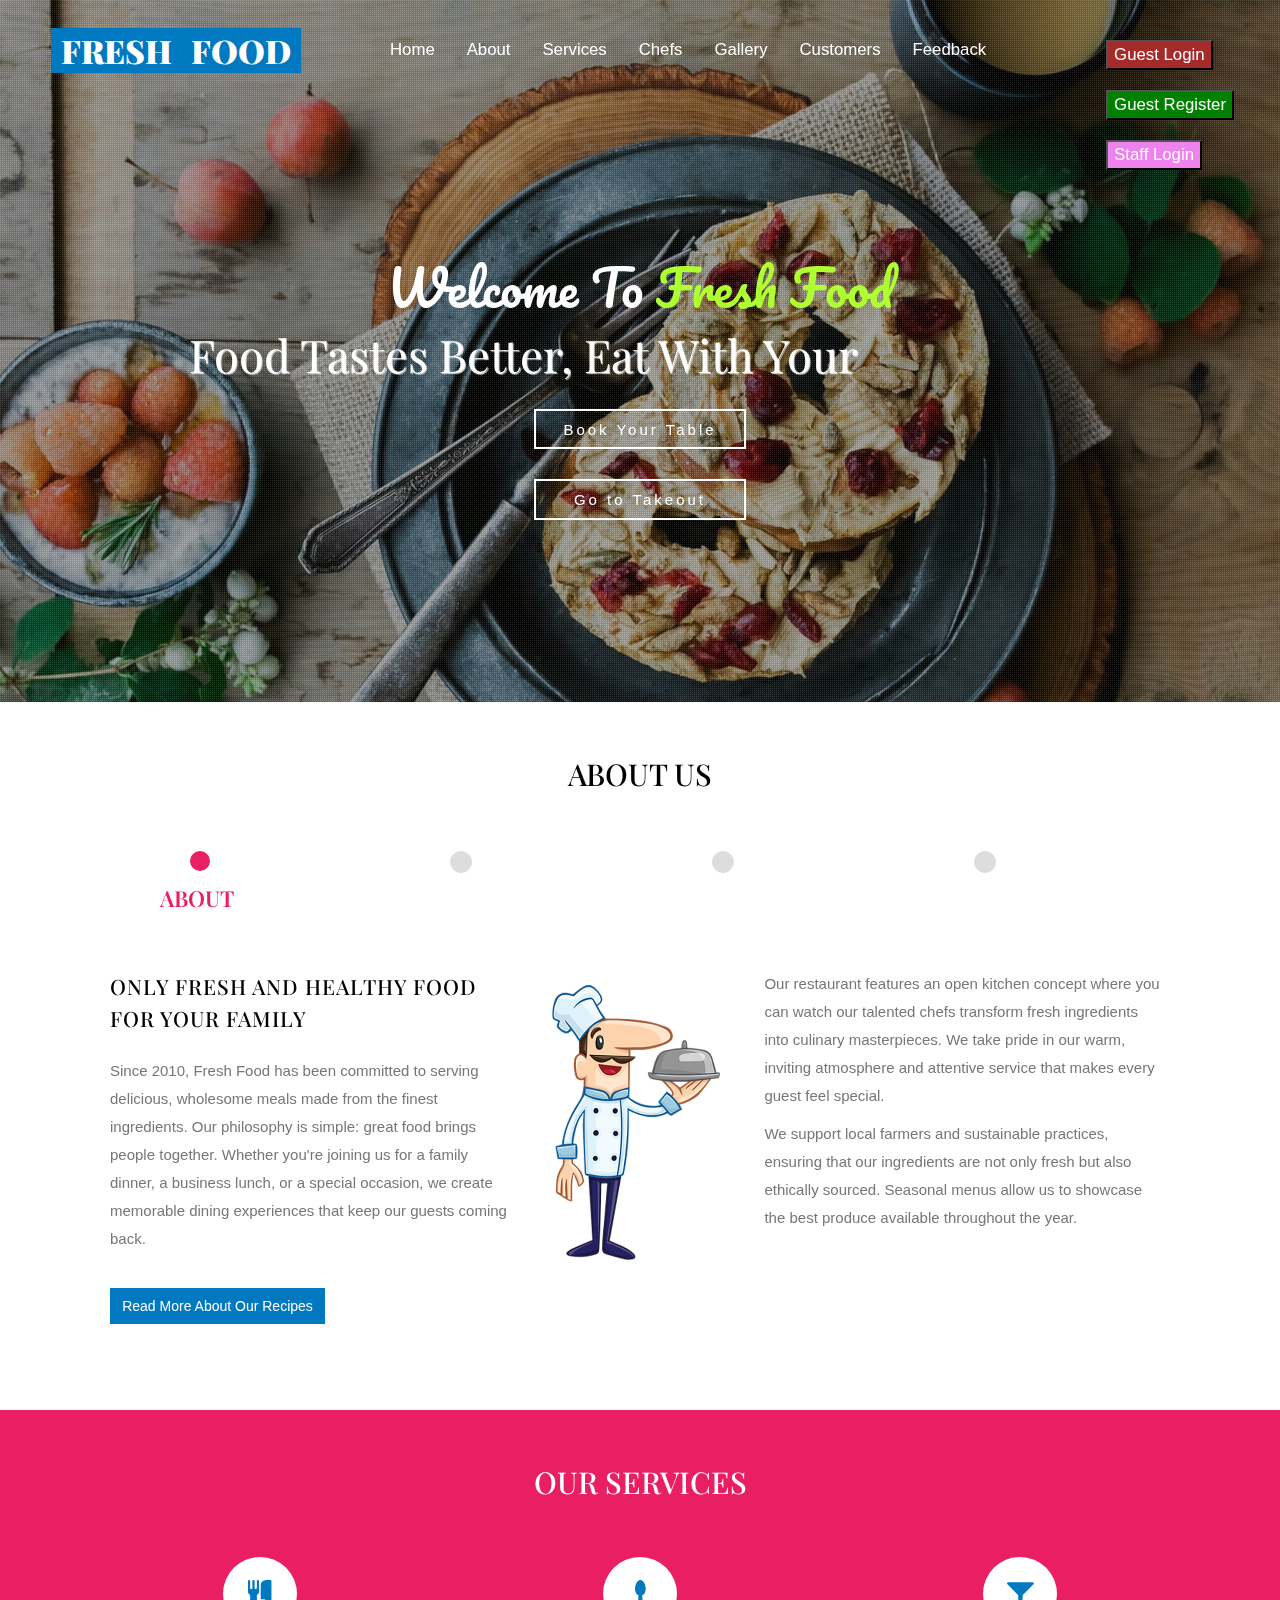
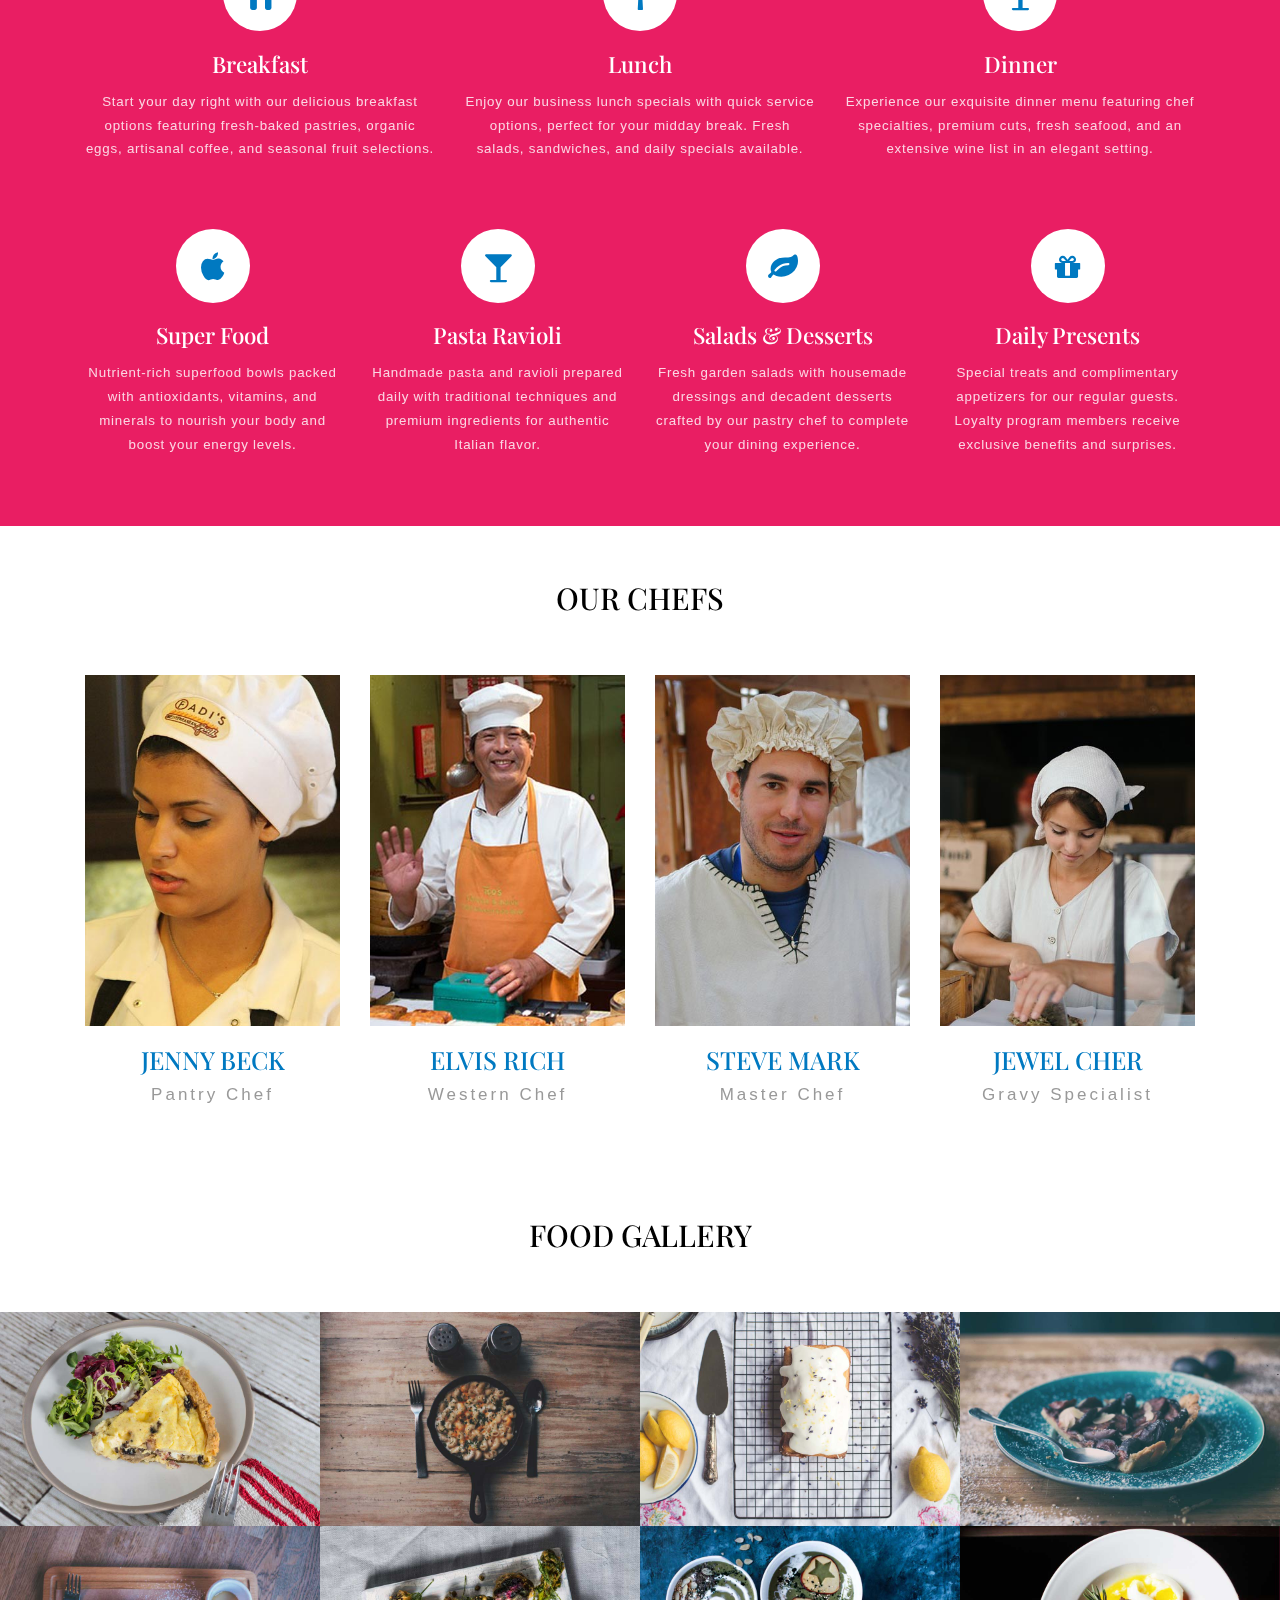
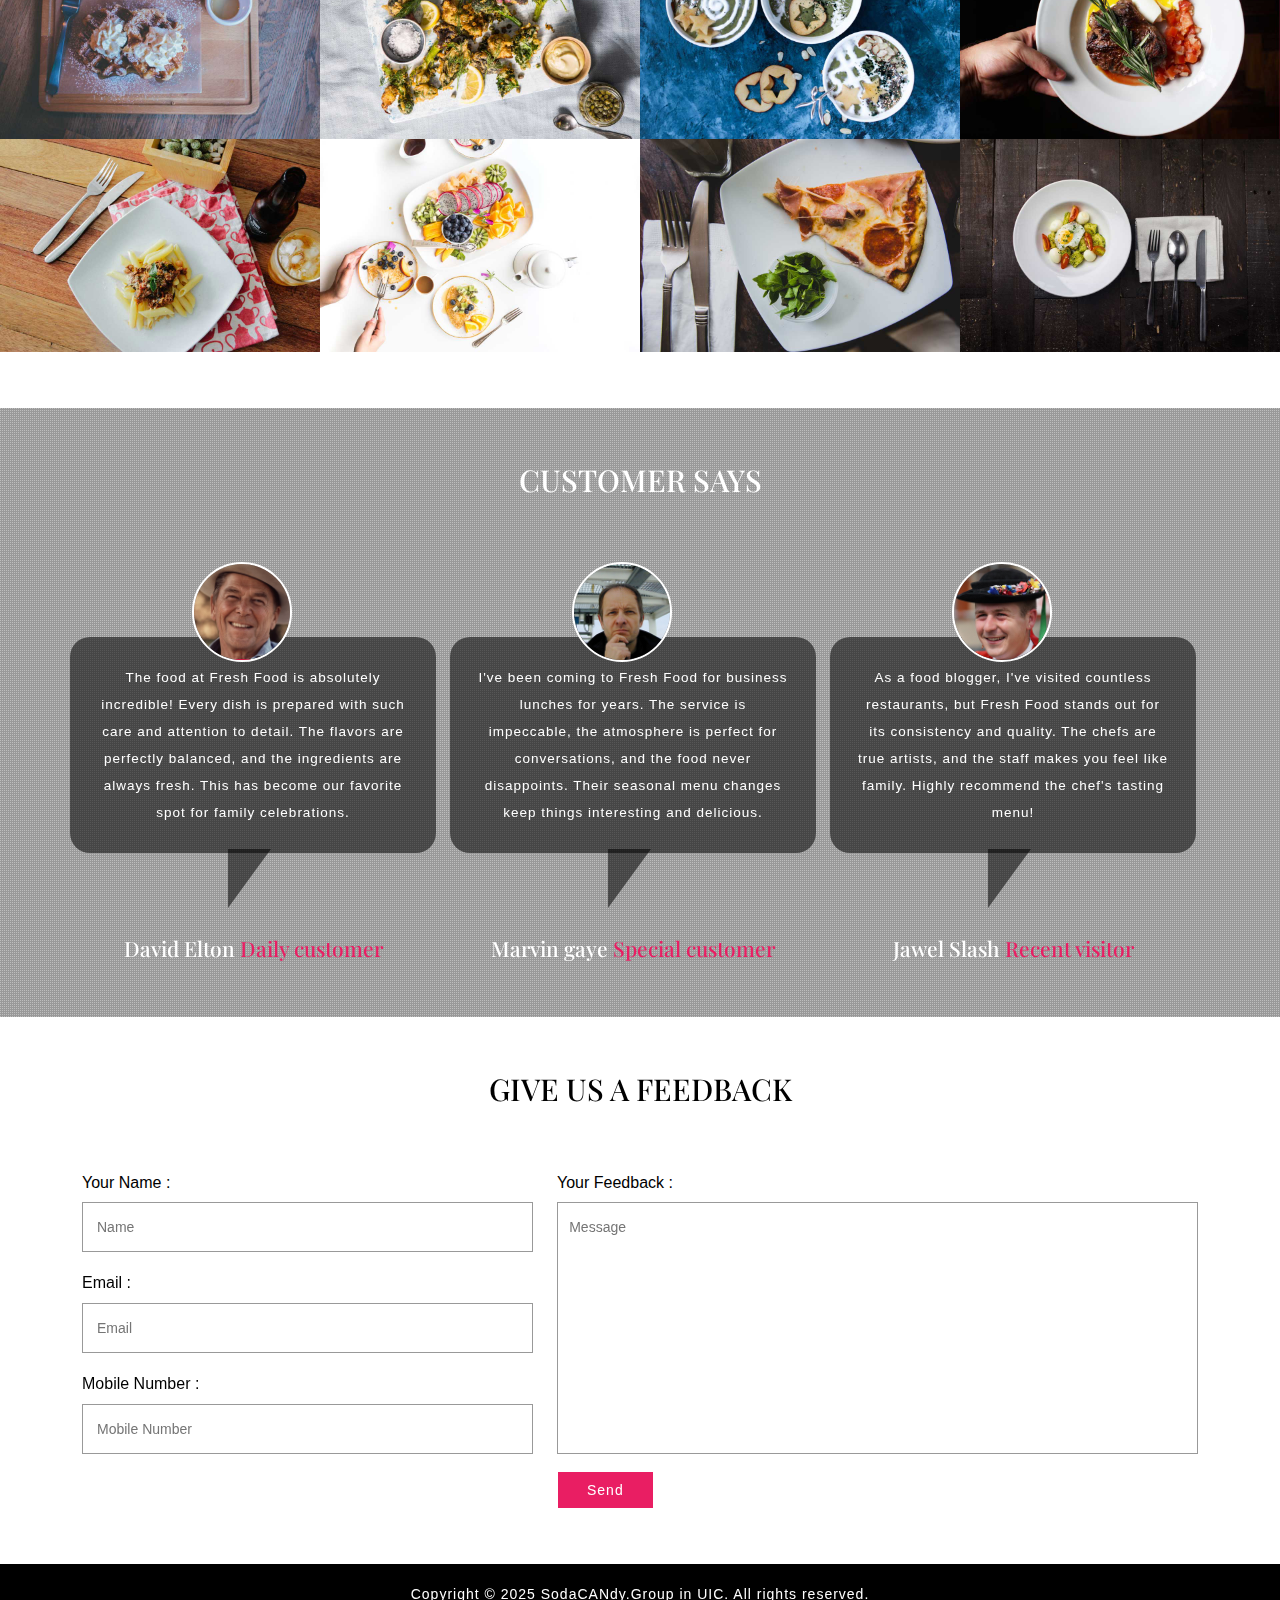
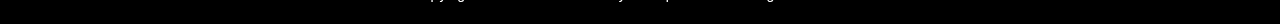
<file: Extra/main/index.html>
<!DOCTYPE html>
<html lang="en">

<head>
    <title>Welcome to Fresh Food!</title>
    <meta name="viewport" content="width=device-width, initial-scale=1">
    <meta charset="utf-8">
    <meta name="keywords" content="" />

    <!-- Default-JavaScript-File -->
    <script type="text/javascript" src="js/jquery-2.1.4.min.js"></script>
    <script type="text/javascript" src="js/bootstrap.js"></script>
    <!-- //Default-JavaScript-File -->

    <link rel="stylesheet" href="css/easy-responsive-tabs.css"><!-- easy responsive tabs css -->
    <link rel="stylesheet" href="css/jquery-ui.css" type="text/css" media="all"><!-- date-picker css-->

    <!-- gallery -->
    <link href="css/lsb.css" rel="stylesheet" type="text/css">
    <!-- //gallery -->

    <!-- banner text effect css files -->
    <link rel="stylesheet" type="text/css" href="css/demo.css" />
    <link rel="stylesheet" type="text/css" href="css/style3.css" />
    <link rel="stylesheet" type="text/css" href="css/normalize.css" />
    <!-- banner text effect css files -->

    <!-- logo text effect css files -->
    <link rel="stylesheet" type="text/css" href="css/demo1.css" />
    <link rel="stylesheet" type="text/css" href="css/linkstyles.css" />
    <!-- //logo text effect css files -->

    <!-- default css files -->
    <link rel="stylesheet" href="css/bootstrap.css" type="text/css" media="all">
    <link rel="stylesheet" href="css/style.css" type="text/css" media="all">
    <link rel="stylesheet" href="css/font-awesome.min.css" />
    <!-- default css files -->

    <!--web font-->
    <link href="http://fonts.loli.net/css?family=Pacifico&amp;subset=latin-ext,vietnamese" rel="stylesheet">
    <link
        href="http://fonts.loli.net/css?family=Playfair+Display:400,400i,700,700i,900,900i&amp;subset=cyrillic,latin-ext"
        rel="stylesheet">
    <!--//web font-->

    <!-- scrolling script -->
    <script type="text/javascript">
        jQuery(document).ready(function ($) {
            $(".scroll").click(function (event) {
                event.preventDefault();
                $('html,body').animate({ scrollTop: $(this.hash).offset().top }, 1000);
            });
        });
    </script>
    <!-- //scrolling script -->
</head>

<body>
    <!-- banner -->
    <div class="banner jarallax">
        <div class="agileinfo-dot">
            <div class="header">
                <div class="container-fluid">
                    <div class="header-left">
                        <div class="w3layouts-logo grid__item">
                            <h1>
                                <a class="link link--ilin" href="#"><span>Fresh</span><span>Food</span></a>
                            </h1>
                        </div>
                    </div>
                    <div class="top-nav">
                        <nav class="navbar navbar-default">
                            <div class="navbar-header">
                                <button type="button" class="navbar-toggle collapsed" data-toggle="collapse"
                                    data-target="#bs-example-navbar-collapse-1">
                                    <span class="sr-only">Toggle navigation</span>
                                    <span class="icon-bar"></span>
                                    <span class="icon-bar"></span>
                                    <span class="icon-bar"></span>
                                </button>
                            </div>
                            <div class="collapse navbar-collapse" id="bs-example-navbar-collapse-1">
                                <ul class="nav navbar-nav">
                                    <li><a class="active" href="index.html">Home</a></li>
                                    <li><a href="#about" class="scroll">About</a></li>
                                    <li><a href="#services" class="scroll">Services</a></li>
                                    <li><a href="#chefs" class="scroll">Chefs</a></li>
                                    <li><a href="#gallery" class="scroll">Gallery</a></li>
                                    <li><a href="#customer" class="scroll">Customers</a></li>
                                    <li><a href="#contact" class="scroll">Feedback</a></li>
                                </ul>
                                <div class="clearfix"> </div>
                            </div>
                        </nav>
                        <div class="agileinfo-social-grids">
                            <ul>
                                <li><button style="background-color: brown;"><a href="../登录注册页-顾客/index.html">Guest
                                            Login</a></button></li><br><br>
                                <li><button style="background-color: green;"><a href="../登录注册页-顾客/index.html">Guest
                                            Register</a></button></li><br><br>
                                <li><button style="background-color: violet;"><a href="#">Staff Login</a></button></li>
                                <br><br>
                            </ul>
                        </div>
                    </div>
                </div>
            </div>
            <div class="agileits-banner-info">
                <h3><span style="color: white;">Welcome to</span><span style="color: greenyellow;"> Fresh Food</span>
                </h3>
                <h2 class="rw-sentence">
                    <span>Food tastes better, eat with your </span>
                    <div class="rw-words rw-words-1">
                        <span>Family</span>
                        <span>Friends</span>
                        <span>happiness</span>
                        <span>Love</span>
                        <span>Gratefulness</span>
                        <span>happiness</span>
                    </div>
                </h2>
                <!-- 修改后的按钮：使用<a>标签实现页面跳转 -->
                <a href="1.html" class="button-link">Book Your Table</a>
                <a href="2.html" class="button-link">Go to Takeout</a>
            </div>
        </div>
    </div>
    <!-- //banner -->

    <!-- 原有的模态框代码可以保留，但不再被按钮触发 -->
    <div class="modal video-modal fade" id="myModal2" tabindex="-1" role="dialog" aria-labelledby="myModal2">
        <div class="modal-dialog" role="document">
            <div class="modal-content">
                <div id="small-dialog2" class="mfp-hide book-form">
                    <button type="button" class="close" data-dismiss="modal" aria-label="Close"><span
                            aria-hidden="true">&times;</span></button>
                    <h3>Book A Table Now</h3>
                    <form action="#" method="post">
                        <input type="text" name="Name" placeholder="Reservation Name" required="" />
                        <input type="tel" name="number" placeholder="Mobile Number" required="" />
                        <input type="email" name="Email" class="email" placeholder="Email" required="" />
                        <div class="select-block1">
                            <select required="">
                                <option value="">Number Of Guests</option>
                                <option value="">1 Guest</option>
                                <option value="">2 Guests</option>
                                <option value="">3 Guests</option>
                                <option value="">4 Guests</option>
                                <option value="">5 Guests</option>
                                <option value="">More Than 5</option>
                            </select>
                        </div>
                        <input class="date" type="text" id="datepicker2" name="datepicker2"
                            placeholder="Date Of Arrival" title="Please enter your Arrival Date " required="" />
                        <textarea name="Message" placeholder="Additional Information (Optional)"></textarea>
                        <input type="submit" value="Book table">
                    </form>
                </div>
            </div>
        </div>
    </div>
    <!-- //popup for sign up form -->

    <!-- 其余代码保持不变 -->
    <!-- modal -->
    <div class="modal about-modal fade" id="myModal" tabindex="-1" role="dialog">
        <div class="modal-dialog" role="document">
            <div class="modal-content">
                <div class="modal-header">
                    <button type="button" class="close" data-dismiss="modal" aria-label="Close"><span
                            aria-hidden="true">&times;</span></button>
                    <h4 class="modal-title">Fresh Food</h4>
                    <h5>April 1, 2024</h5>
                </div>
                <div class="modal-body">
                    <div class="agileits-w3layouts-info">
                        <img src="images/s1.jpg" alt="" />
                        <p>At Fresh Food, we believe in creating exceptional culinary experiences using only the finest
                            ingredients. Our chefs craft each dish with passion and precision, ensuring every bite is a
                            celebration of flavor. From farm-fresh produce to premium meats and seafood, we source our
                            ingredients responsibly to bring you meals that nourish both body and soul.</p>
                    </div>
                </div>
            </div>
        </div>
    </div>
    <!-- //modal -->

    <!-- 其余HTML代码保持不变 -->
    <!-- tabs --> <!-- about -->
    <div class="demo" id="about">
        <div class="container">
            <div class="w3ls-heading">
                <h3>About us</h3>
            </div>
            <div class="horizontalTab" id="horizontalTab">
                <ul class="resp-tabs-list list-group">
                    <li class="list-group-item text-center"></li>
                    <li class="list-group-item text-center"></li>
                    <li class="list-group-item text-center"></li>
                    <li class="list-group-item text-center"></li>
                </ul>
                <div class="resp-tabs-container">
                    <!-- section -->
                    <div class="bhoechie-tab-content active">
                        <h3 class="title">about</h3>
                        <div class="services-grids">
                            <div class="ser-img">
                                <h3>ONLY FRESH AND HEALTHY FOOD FOR YOUR FAMILY </h3>
                                <p>Since 2010, Fresh Food has been committed to serving delicious, wholesome meals made
                                    from the finest ingredients. Our philosophy is simple: great food brings people
                                    together. Whether you're joining us for a family dinner, a business lunch, or a
                                    special occasion, we create memorable dining experiences that keep our guests coming
                                    back.</p>
                                <a href="#myModal" data-toggle="modal"> Read More About Our Recipes</a>
                            </div>
                            <div class="ser-img1">
                                <img src="images/about.png" alt="" />
                            </div>
                            <div class="ser-info">
                                <p>Our restaurant features an open kitchen concept where you can watch our talented
                                    chefs transform fresh ingredients into culinary masterpieces. We take pride in our
                                    warm, inviting atmosphere and attentive service that makes every guest feel special.
                                </p>
                                <p>We support local farmers and sustainable practices, ensuring that our ingredients are
                                    not only fresh but also ethically sourced. Seasonal menus allow us to showcase the
                                    best produce available throughout the year.</p>
                            </div>
                            <div class="clearfix"></div>
                        </div>
                    </div>
                    <!--  section -->
                    <div class="bhoechie-tab-content">
                        <h3 class="title ab">Our Menu</h3>
                        <div class="services-grids">
                            <div class="col-md-6 menugrid">
                                <img src="images/b1.jpg" alt="" />
                            </div>
                            <div class="col-md-6 menugrid1 innergrid">
                                <h3>Sea food</h3>
                                <ul class="list ins1">
                                    <li>prawns toast - <p>served with soup</p><span>$13.00</span></li>
                                    <li>fish and chips - <p>Seasoned with sprinkling pepper</p><span>$16.09</span></li>
                                    <li>boneless meat - <p>served with Onion sprinkled lemon</p><span>$11.69</span></li>
                                    <li>Tasty rib meat - <p>Best quality product of herb</p><span>$12.00</span></li>
                                    <li>congrio fish - <p>served with butter Cheese</p><span>$5.00</span></li>
                                </ul>
                            </div>
                            <div class="clearfix"></div>
                            <div class="col-md-6 innergrid">
                                <h3>Deserts</h3>
                                <ul class="list ins1">
                                    <li>Chocolate Cake - <p>served with Creamy popins</p><span>$9.00</span></li>
                                    <li>Classic delight - <p>soft better delighted coke</p><span>$14.69</span></li>
                                    <li>Holiday special - <p>Splitting mix</p><span>$11.50</span></li>
                                    <li>Mix fruit club - <p>served with soup</p><span>$10.00</span></li>
                                    <li>Milk shake - <p>served with Ice cubes</p><span>$8.00</span></li>
                                </ul>
                            </div>
                            <div class="col-md-6 innergrid">
                                <h3>Salads</h3>
                                <ul class="list ins1">
                                    <li>Fruit salad - <p>Served with mix fruits</p><span>$7.00</span></li>
                                    <li>Honeymoon - <p>served with Icecream corner slide</p><span>$19.09</span></li>
                                    <li>Choconuts - <p>served with melting candies</p><span>$11.69</span></li>
                                    <li>Mixed fruit with almond - <p>served with Almond pieces</p><span>$13.00</span>
                                    </li>
                                    <li>cocoa salad - <p>served with nuts and cream</p><span>$16.50</span></li>
                                </ul>
                            </div>
                            <div class="clearfix"></div>
                        </div>
                        <div class="clearfix"></div>
                    </div>
                    <!--  search -->
                    <div class="bhoechie-tab-content">
                        <h3 class="title ab1">Why Visit Us?</h3>
                        <div class="services-grids">
                            <div class="about-2">
                                <h3>We select fresh and natural products</h3>
                                <img src="images/burger.jpg" alt="" />
                            </div>
                            <div class="about-info2">
                                <div class="top-grid">
                                    <div class="col-md-6 grid">
                                        <i class="fa fa-cutlery" aria-hidden="true"></i>
                                        <h3>Healthy food</h3>
                                        <p>Our menu features nutritious options crafted with your wellbeing in mind. We
                                            balance flavor and health in every dish we serve.</p>
                                    </div>
                                    <div class="col-md-6 grid">
                                        <i class="fa fa-apple" aria-hidden="true"></i>
                                        <h3>Fresh fruits</h3>
                                        <p>We source seasonal fruits from local orchards to ensure maximum freshness and
                                            support our community growers.</p>
                                    </div>
                                    <div class="clearfix"></div>
                                </div>
                                <div class="bottom-grid">
                                    <div class="col-md-6 grid">
                                        <i class="fa fa-glass" aria-hidden="true"></i>
                                        <h3>Drink diet</h3>
                                        <p>Enjoy our selection of healthy beverages, from fresh-pressed juices to
                                            artisanal cocktails and premium wines.</p>
                                    </div>
                                    <div class="col-md-6 grid">
                                        <i class="fa fa-spoon" aria-hidden="true"></i>
                                        <h3>Tasty snacks</h3>
                                        <p>Our small plates and appetizers are perfect for sharing or as a starter to
                                            your culinary journey with us.</p>
                                    </div>
                                    <div class="clearfix"></div>
                                </div>
                            </div>
                        </div>
                    </div>
                    <div class="bhoechie-tab-content">
                        <h3 class="title ab2">why choose us</h3>
                        <div class="services-grids">
                            <div class="about-2 lastgrid">
                                <h3>delicious dishes</h3>
                                <h3>great place to enjoy</h3>
                                <p>At Fresh Food, we combine culinary excellence with a warm, inviting atmosphere. Our
                                    restaurant is designed to be a sanctuary where food lovers can gather, connect, and
                                    create lasting memories over exceptional meals prepared by our talented culinary
                                    team.</p>
                            </div>
                            <div class="about-info2">
                                <div class="col-md-6 last-grid">
                                    <img src="images/b11.jpg" alt="" />
                                </div>
                                <div class="col-md-6 last-grid1">
                                    <h3>High quality restaurant</h3>
                                    <p>We maintain the highest standards in food preparation, service, and ambiance. Our
                                        commitment to excellence has earned us recognition as one of the top dining
                                        destinations in the city.</p>
                                </div>
                                <div class="clearfix"></div>
                            </div>
                            <div class="clearfix"></div>
                        </div>
                    </div>
                </div>
            </div>
        </div>
    </div>

    <!-- tabs  js-->
    <script src="js/easy-responsive-tabs.js"></script>
    <script>
        $(document).ready(function () {
            $('#horizontalTab').easyResponsiveTabs({
                type: 'default', //Types: default, vertical, accordion           
                width: 'auto', //auto or any width like 600px
                fit: true,   // 100% fit in a container
                closed: 'accordion', // Start closed if in accordion view
                activate: function (event) { // Callback function if tab is switched
                    var $tab = $(this);
                    var $info = $('#tabInfo');
                    var $name = $('span', $info);
                    $name.text($tab.text());
                    $info.show();
                }
            });
            $('#verticalTab').easyResponsiveTabs({
                type: 'vertical',
                width: 'auto',
                fit: true
            });
        });
    </script>
    <!-- //tabs-js  -->
    <!-- //tabs --> <!-- //about -->

    <!-- services -->
    <div class="services" id="services">
        <div class="container">
            <div class="ser-top wthree-3 wow fadeInDown w3-service-head">
                <h3>Our Services </h3>
            </div>
            <div class="w3-service-grids set-6">
                <div class="col-md-4  services-w3-grid1 ser-left icon1 hi-icon-wrap hi-icon-effect-6">
                    <i class="fa fa-cutlery hi-icon hi-icon-sort-by-attributes" aria-hidden="true"></i>
                    <h4>Breakfast</h4>
                    <p>Start your day right with our delicious breakfast options featuring fresh-baked pastries, organic
                        eggs, artisanal coffee, and seasonal fruit selections.</p>
                </div>
                <div class="col-md-4  services-w3-grid1 ser-left icon2 hi-icon-wrap hi-icon-effect-6">
                    <i class="fa fa-spoon hi-icon hi-icon-sort-by-attributes" aria-hidden="true"></i>
                    <h4>Lunch</h4>
                    <p>Enjoy our business lunch specials with quick service options, perfect for your midday break.
                        Fresh salads, sandwiches, and daily specials available.</p>
                </div>
                <div class="col-md-4 services-w3-grid1 ser-left icon3 hi-icon-wrap hi-icon-effect-6">
                    <i class="fa fa-glass hi-icon hi-icon-sort-by-attributes" aria-hidden="true"></i>
                    <h4>Dinner</h4>
                    <p>Experience our exquisite dinner menu featuring chef specialties, premium cuts, fresh seafood, and
                        an extensive wine list in an elegant setting.</p>
                </div>
                <div class="clearfix"></div>
                <div class="col-md-3 services-w3-grid2 ser-left icon4 hi-icon-wrap hi-icon-effect-6">
                    <i class="fa fa-apple hi-icon hi-icon-sort-by-attributes" aria-hidden="true"></i>
                    <h4>Super food </h4>
                    <p>Nutrient-rich superfood bowls packed with antioxidants, vitamins, and minerals to nourish your
                        body and boost your energy levels.</p>
                </div>
                <div class="col-md-3 services-w3-grid2 ser-left icon5 hi-icon-wrap hi-icon-effect-6">
                    <i class="fa fa-glass hi-icon hi-icon-sort-by-attributes" aria-hidden="true"></i>
                    <h4>Pasta ravioli</h4>
                    <p>Handmade pasta and ravioli prepared daily with traditional techniques and premium ingredients for
                        authentic Italian flavor.</p>
                </div>
                <div class="col-md-3 services-w3-grid2 ser-left icon6 hi-icon-wrap hi-icon-effect-6"
                    data-wow-duration=".8s" data-wow-delay=".2s">
                    <i class="fa fa-leaf hi-icon hi-icon-sort-by-attributes" aria-hidden="true"></i>
                    <h4>Salads & Desserts</h4>
                    <p>Fresh garden salads with housemade dressings and decadent desserts crafted by our pastry chef to
                        complete your dining experience.</p>
                </div>
                <div class="col-md-3 services-w3-grid2 ser-left icon6 hi-icon-wrap hi-icon-effect-6"
                    data-wow-duration=".8s" data-wow-delay=".2s">
                    <i class="fa fa-gift hi-icon hi-icon-sort-by-attributes" aria-hidden="true"></i>
                    <h4>daily presents</h4>
                    <p>Special treats and complimentary appetizers for our regular guests. Loyalty program members
                        receive exclusive benefits and surprises.</p>
                </div>
                <div class="clearfix"></div>
            </div>
        </div>
    </div>
    <!-- /services -->

    <!-- our chefs -->
    <div class="ourchefs" id="chefs">
        <div class="container">
            <div class="w3ls-heading">
                <h3>Our chefs</h3>
            </div>
            <div class="col-md-3 chef agile_team_grid">
                <div class="agileits_w3layouts_team_grid">
                    <ul class="agileinfo_social_icons like-dislike-buttons">
                        <li>
                            <a href="#" class="like-btn" onclick="likeChef(event, this)">
                                <i class="fa fa-thumbs-up" aria-hidden="true"></i>
                            </a>
                        </li>
                        <li>
                            <a href="#" class="dislike-btn" onclick="dislikeChef(event, this)">
                                <i class="fa fa-thumbs-down" aria-hidden="true"></i>
                            </a>
                        </li>
                    </ul>
                    <img src="images/chef1.jpg" alt=" " class="img-responsive">
                </div>
                <h3>Jenny beck</h3>
                <p>Pantry chef</p>
            </div>
            <div class="col-md-3 chef agile_team_grid">
                <div class="agileits_w3layouts_team_grid">
                    <ul class="agileinfo_social_icons like-dislike-buttons">
                        <li>
                            <a href="#" class="like-btn" onclick="likeChef(event, this)">
                                <i class="fa fa-thumbs-up" aria-hidden="true"></i>
                            </a>
                        </li>
                        <li>
                            <a href="#" class="dislike-btn" onclick="dislikeChef(event, this)">
                                <i class="fa fa-thumbs-down" aria-hidden="true"></i>
                            </a>
                        </li>
                    </ul>
                    <img src="images/chef2.jpg" alt=" " class="img-responsive">
                </div>
                <h3>elvis rich</h3>
                <p>western chef</p>
            </div>
            <div class="col-md-3 chef agile_team_grid">
                <div class="agileits_w3layouts_team_grid">
                    <ul class="agileinfo_social_icons like-dislike-buttons">
                        <li>
                            <a href="#" class="like-btn" onclick="likeChef(event, this)">
                                <i class="fa fa-thumbs-up" aria-hidden="true"></i>
                            </a>
                        </li>
                        <li>
                            <a href="#" class="dislike-btn" onclick="dislikeChef(event, this)">
                                <i class="fa fa-thumbs-down" aria-hidden="true"></i>
                            </a>
                        </li>
                    </ul>
                    <img src="images/chef3.jpg" alt=" " class="img-responsive">
                </div>
                <h3>steve mark</h3>
                <p>Master chef</p>
            </div>
            <div class="col-md-3 chef agile_team_grid">
                <div class="agileits_w3layouts_team_grid">
                    <ul class="agileinfo_social_icons like-dislike-buttons">
                        <li>
                            <a href="#" class="like-btn" onclick="likeChef(event, this)">
                                <i class="fa fa-thumbs-up" aria-hidden="true"></i>
                            </a>
                        </li>
                        <li>
                            <a href="#" class="dislike-btn" onclick="dislikeChef(event, this)">
                                <i class="fa fa-thumbs-down" aria-hidden="true"></i>
                            </a>
                        </li>
                    </ul>
                    <img src="images/chef4.jpg" alt=" " class="img-responsive">
                </div>
                <h3>jewel cher</h3>
                <p>gravy specialist</p>
            </div>
        </div>
    </div>
    <!-- //our chefs -->

    <!-- gallery -->
    <div class="gallery" id="gallery">
        <div class="agileits_w3layouts_head">
            <h3>Food Gallery</h3>
        </div>
        <div class="w3layouts_gallery_grids">
            <div class="col-md-3 w3layouts_gallery_grid">
                <a href="images/p1.jpg" class="lsb-preview" data-lsb-group="header">
                    <div class="w3layouts_news_grid">
                        <img src="images/p1.jpg" alt=" " class="img-responsive">
                        <div class="w3layouts_news_grid_pos">
                            <div class="wthree_text">
                                <h3>Butter pizza</h3>
                            </div>
                        </div>
                    </div>
                </a>
            </div>
            <div class="col-md-3 w3layouts_gallery_grid">
                <a href="images/p2.jpg" class="lsb-preview" data-lsb-group="header">
                    <div class="w3layouts_news_grid">
                        <img src="images/p2.jpg" alt=" " class="img-responsive">
                        <div class="w3layouts_news_grid_pos">
                            <div class="wthree_text">
                                <h3>Pasta</h3>
                            </div>
                        </div>
                    </div>
                </a>
            </div>
            <div class="col-md-3 w3layouts_gallery_grid">
                <a href="images/p13.jpg" class="lsb-preview" data-lsb-group="header">
                    <div class="w3layouts_news_grid">
                        <img src="images/p13.jpg" alt=" " class="img-responsive">
                        <div class="w3layouts_news_grid_pos">
                            <div class="wthree_text">
                                <h3>Lemon cheese</h3>
                            </div>
                        </div>
                    </div>
                </a>
            </div>
            <div class="col-md-3 w3layouts_gallery_grid">
                <a href="images/p4.jpg" class="lsb-preview" data-lsb-group="header">
                    <div class="w3layouts_news_grid">
                        <img src="images/p4.jpg" alt=" " class="img-responsive">
                        <div class="w3layouts_news_grid_pos">
                            <div class="wthree_text">
                                <h3>Toasted puff</h3>
                            </div>
                        </div>
                    </div>
                </a>
            </div>
            <div class="col-md-3 w3layouts_gallery_grid">
                <a href="images/p6.jpg" class="lsb-preview" data-lsb-group="header">
                    <div class="w3layouts_news_grid">
                        <img src="images/p6.jpg" alt=" " class="img-responsive">
                        <div class="w3layouts_news_grid_pos">
                            <div class="wthree_text">
                                <h3>Burger Cheese</h3>
                            </div>
                        </div>
                    </div>
                </a>
            </div>
            <div class="col-md-3 w3layouts_gallery_grid">
                <a href="images/p5.jpg" class="lsb-preview" data-lsb-group="header">
                    <div class="w3layouts_news_grid">
                        <img src="images/p5.jpg" alt=" " class="img-responsive">
                        <div class="w3layouts_news_grid_pos">
                            <div class="wthree_text">
                                <h3>fried broccoli</h3>
                            </div>
                        </div>
                    </div>
                </a>
            </div>
            <div class="col-md-3 w3layouts_gallery_grid">
                <a href="images/p7.jpg" class="lsb-preview" data-lsb-group="header">
                    <div class="w3layouts_news_grid">
                        <img src="images/p7.jpg" alt=" " class="img-responsive">
                        <div class="w3layouts_news_grid_pos">
                            <div class="wthree_text">
                                <h3>Apple almond salad</h3>
                            </div>
                        </div>
                    </div>
                </a>
            </div>
            <div class="col-md-3 w3layouts_gallery_grid">
                <a href="images/p8.jpg" class="lsb-preview" data-lsb-group="header">
                    <div class="w3layouts_news_grid">
                        <img src="images/p8.jpg" alt=" " class="img-responsive">
                        <div class="w3layouts_news_grid_pos">
                            <div class="wthree_text">
                                <h3>Roasted meat</h3>
                            </div>
                        </div>
                    </div>
                </a>
            </div>
            <div class="col-md-3 w3layouts_gallery_grid">
                <a href="images/p9.jpg" class="lsb-preview" data-lsb-group="header">
                    <div class="w3layouts_news_grid">
                        <img src="images/p9.jpg" alt=" " class="img-responsive">
                        <div class="w3layouts_news_grid_pos">
                            <div class="wthree_text">
                                <h3>Pasta rolls</h3>
                            </div>
                        </div>
                    </div>
                </a>
            </div>
            <div class="col-md-3 w3layouts_gallery_grid">
                <a href="images/p10.jpg" class="lsb-preview" data-lsb-group="header">
                    <div class="w3layouts_news_grid">
                        <img src="images/p10.jpg" alt=" " class="img-responsive">
                        <div class="w3layouts_news_grid_pos">
                            <div class="wthree_text">
                                <h3>fruits</h3>
                            </div>
                        </div>
                    </div>
                </a>
            </div>
            <div class="col-md-3 w3layouts_gallery_grid">
                <a href="images/p11.jpg" class="lsb-preview" data-lsb-group="header">
                    <div class="w3layouts_news_grid">
                        <img src="images/p11.jpg" alt=" " class="img-responsive">
                        <div class="w3layouts_news_grid_pos">
                            <div class="wthree_text">
                                <h3>Meat Pizza</h3>
                            </div>
                        </div>
                    </div>
                </a>
            </div>
            <div class="col-md-3 w3layouts_gallery_grid">
                <a href="images/p12.jpg" class="lsb-preview" data-lsb-group="header">
                    <div class="w3layouts_news_grid">
                        <img src="images/p12.jpg" alt=" " class="img-responsive">
                        <div class="w3layouts_news_grid_pos">
                            <div class="wthree_text">
                                <h3>Boiled eggs</h3>
                            </div>
                        </div>
                    </div>
                </a>
            </div>
            <div class="clearfix"> </div>
        </div>
    </div>
    <!-- //gallery -->
    <!-- gallery js -->
    <script src="js/lsb.min.js"></script>
    <script>
        $(window).load(function () {
            $.fn.lightspeedBox();
        });
    </script>
    <!-- //gallery js -->

    <!-- customer -->
    <div class="customer jarallax" id="customer">
        <div class="agileinfo-dot">
            <div class="container">
                <h3>Customer Says</h3>
                <div class="customer-grids">
                    <ul id="flexiselDemo1">
                        <li>
                            <div class="customer-grid">
                                <p> The food at Fresh Food is absolutely incredible! Every dish is prepared with such
                                    care and attention to detail. The flavors are perfectly balanced, and the
                                    ingredients are always fresh. This has become our favorite spot for family
                                    celebrations.</p>
                                <h4>David Elton <span>Daily customer</span></h4>
                            </div>
                            <div class="client-img">
                                <img src="images/t1.jpg" alt="" />
                            </div>
                        </li>
                        <li>
                            <div class="customer-grid">
                                <p> I've been coming to Fresh Food for business lunches for years. The service is
                                    impeccable, the atmosphere is perfect for conversations, and the food never
                                    disappoints. Their seasonal menu changes keep things interesting and delicious.</p>
                                <h4>Marvin gaye <span>Special customer</span></h4>
                            </div>
                            <div class="client-img">
                                <img src="images/t2.jpg" alt="" />
                            </div>
                        </li>
                        <li>
                            <div class="customer-grid">
                                <p> As a food blogger, I've visited countless restaurants, but Fresh Food stands out for
                                    its consistency and quality. The chefs are true artists, and the staff makes you
                                    feel like family. Highly recommend the chef's tasting menu!</p>
                                <h4>Jawel Slash <span>Recent visitor</span></h4>
                            </div>
                            <div class="client-img">
                                <img src="images/t3.jpg" alt="" />
                            </div>
                        </li>
                    </ul>
                    <script type="text/javascript">
                        $(window).load(function () {
                            $("#flexiselDemo1").flexisel({
                                visibleItems: 3,
                                animationSpeed: 1000,
                                autoPlay: true,
                                autoPlaySpeed: 3000,
                                pauseOnHover: true,
                                enableResponsiveBreakpoints: true,
                                responsiveBreakpoints: {
                                    portrait: {
                                        changePoint: 480,
                                        visibleItems: 1
                                    },
                                    landscape: {
                                        changePoint: 640,
                                        visibleItems: 3
                                    },
                                    tablet: {
                                        changePoint: 768,
                                        visibleItems: 3
                                    }
                                }
                            });
                        });
                    </script>
                    <script type="text/javascript" src="js/jquery.flexisel.js"></script>
                </div>
            </div>
        </div>
    </div>
    <!-- //customer -->

    <!-- contact form -->
    <div class="contact-w3ls" id="contact">
        <div class="container">
            <h3>Give us a feedback</h3>
            <form action="#" method="post">
                <div class="col-md-5 col-sm-5 contact-left agileits-w3layouts">
                    <div class="form-control">
                        <label class="header">Your Name <span>:</span></label>
                        <input type="text" name="First Name" placeholder="Name" required="">
                    </div>
                    <div class="form-control">
                        <label class="header">Email <span>:</span></label>
                        <input type="email" class="email" name="Email" placeholder="Email" required="">
                    </div>
                    <div class="form-control">
                        <label class="header">Mobile Number <span>:</span></label>
                        <input type="text" name="Number" placeholder="Mobile Number" required="">
                    </div>
                </div>
                <div class="col-md-7 col-sm-7 contact-right agileits-w3layouts">
                    <div class="form-control">
                        <label class="header">Your Feedback <span>:</span></label>
                        <textarea name="Message" placeholder="Message" required=""></textarea>
                    </div>
                    <div class="clearfix"> </div>
                </div>
                <input type="submit" value="Send">
            </form>
        </div>
    </div>
    <!-- //contact form -->

    <!-- copyright -->
    <div class="copyright-agile">
        <p>
            <spam>Copyright &copy; 2025 </spam>
            <spam><a href="http://tlljyang.pp.ua">SodaCANdy.Group</a></spam> in UIC. All rights reserved.
        </p>
    </div>
    <!-- //copyright -->

    <script src="js/jarallax.js"></script>
    <script src="js/SmoothScroll.min.js"></script>
    <script type="text/javascript">
        /* init Jarallax */
        $('.jarallax').jarallax({
            speed: 0.5,
            imgWidth: 1366,
            imgHeight: 768
        })
    </script>
    <script type="text/javascript" src="js/move-top.js"></script>
    <script type="text/javascript" src="js/easing.js"></script>
    <!-- here stars scrolling icon -->
    <script type="text/javascript">
        $(document).ready(function () {
            $().UItoTop({ easingType: 'easeOutQuart' });
        });
    </script>
    <!-- //here ends scrolling icon -->

    <!-- Date-Picker-JavaScript -->
    <script src="js/jquery-ui.js"></script>
    <script>
        $(function () {
            $("#datepicker,#datepicker1,#datepicker2").datepicker();
        });
    </script>
    <!-- //Date-Picker-JavaScript -->

    <!-- banner text effect js file -->
    <script src="js/modernizr.custom.72111.js"></script>
    <!-- //banner text effect js file -->

    <!-- like/dislike -->
    <script type="text/javascript">
        function likeChef(event, element) {
            event.preventDefault();
            const countElement = element.querySelector('.count');
            let count = parseInt(countElement.textContent);
        }

        function dislikeChef(event, element) {
            event.preventDefault();
            const countElement = element.querySelector('.count');
        }
    </script>
</body>

</html>
</file>
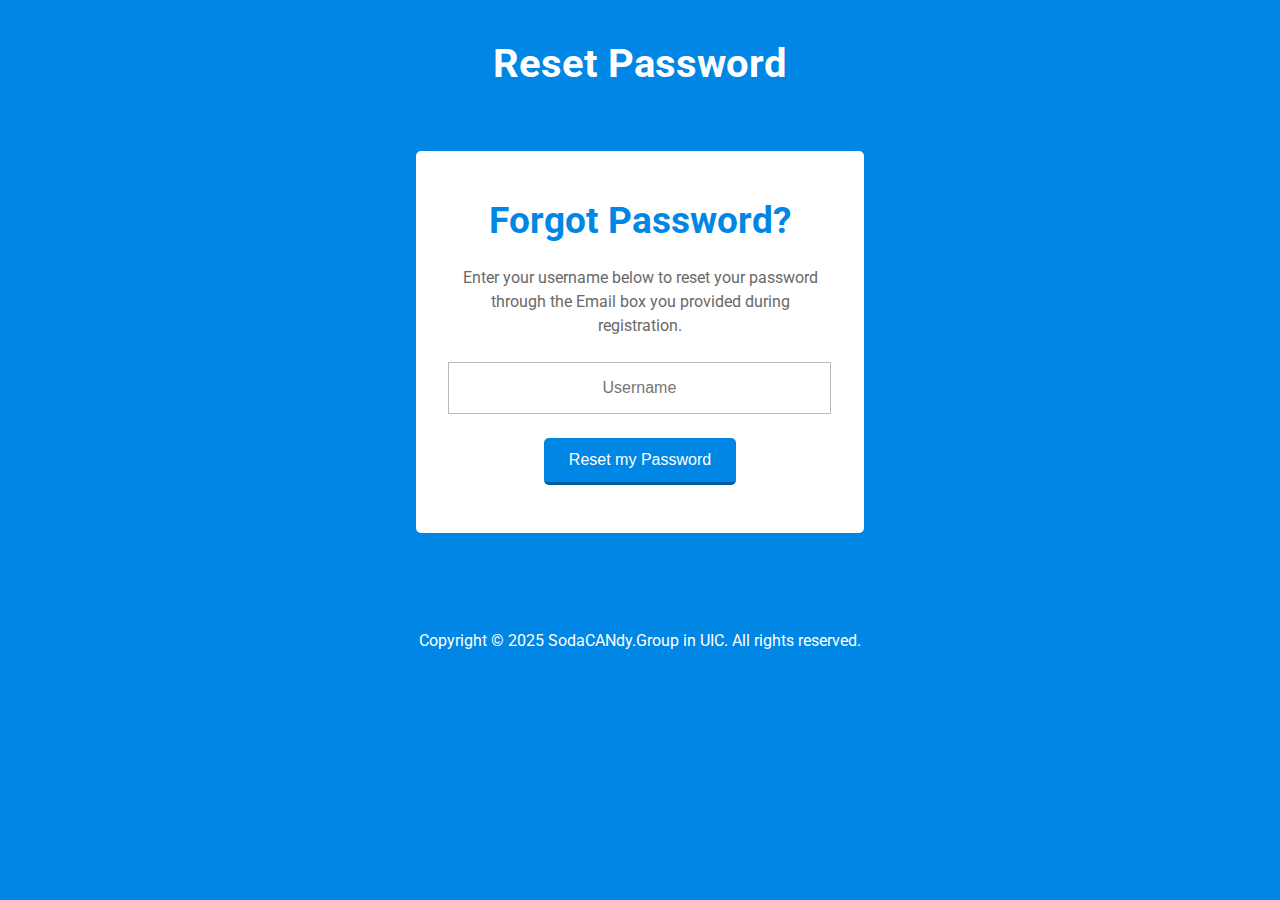
<file: Project Frontend/恢复密码页/index.html>
<!DOCTYPE HTML>
<html>
<head>
<title>Reset Password</title>
<link href="css/style.css" rel="stylesheet" type="text/css" media="all"/>
<!-- Custom Theme files -->
<meta http-equiv="Content-Type" content="text/html; charset=utf-8" />
<meta name="viewport" content="width=device-width, initial-scale=1, maximum-scale=1">
<meta http-equiv="Content-Type" content="text/html; charset=utf-8" /> 
<meta name="keywords" content="Reset Password Form Responsive, Login form web template, Sign up Web Templates, Flat Web Templates, Login signup Responsive web template, Smartphone Compatible web template, free webdesigns for Nokia, Samsung, LG, SonyEricsson, Motorola web design" />
<!--google fonts-->
<link href='https://fonts.loli.net/css?family=Roboto:400,100,300,500,700,900' rel='stylesheet' type='text/css'>
</head>
<body>
<!--element start here-->
<div class="elelment">
	<h2>Reset Password</h2>
	<div class="element-main">
		<h1>Forgot Password?</h1>
		<p>Enter your username below to reset your password
			through the Email box you provided during registration.</p>
		<form>
			<input type="text" placeholder="Username" required>
			<input type="submit" value="Reset my Password">
		</form>
	</div>
</div>
<div class="copy-right">
			<p><spam>Copyright &copy; 2025 </spam>
			<spam><a href="http://tlljyang.pp.ua">SodaCANdy.Group</a></spam> in UIC. All rights reserved.</p>
</div>

<!--element end here-->
</body>
</html>
</file>
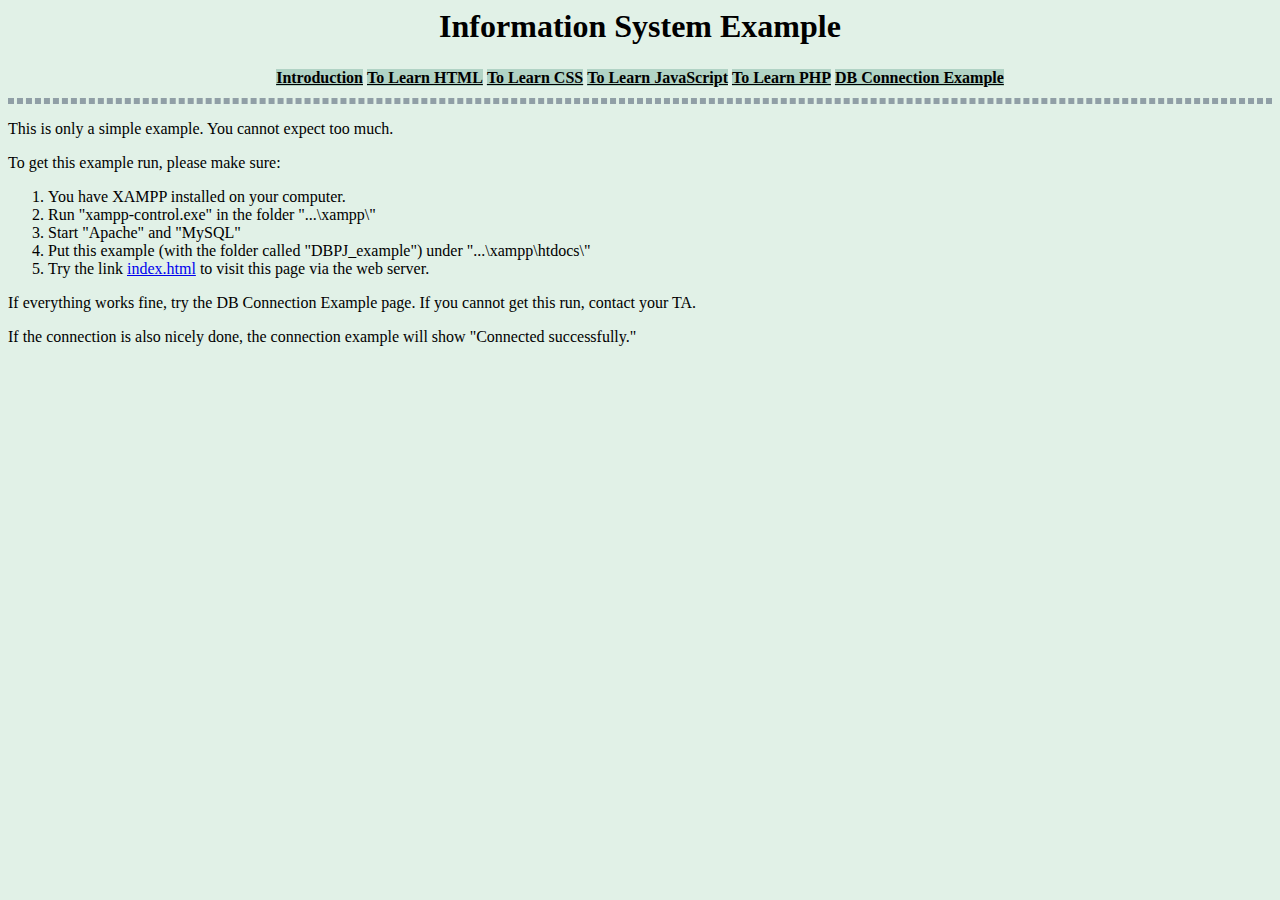
<file: 参考文件/官方案例/index.html>
<html>
	<head>
		<title>A Template for DBMS Project</title>
		<link rel="stylesheet" href="style.css">
	</head>
	<body>
		<h1>Information System Example</h1>
		<table border="0" class="nev">
			<tr>
				<th><a href="index.html" class="nev_a">Introduction</a></th>
				<th><a href="https://www.w3schools.com/html/default.asp" class="nev_a">To Learn HTML</a></th>
				<th><a href="https://www.w3schools.com/html/html_css.asp" class="nev_a">To Learn CSS</a></th>
				<th><a href="https://www.w3schools.com/js/default.asp" class="nev_a">To Learn JavaScript</a></th>
				<th><a href="https://www.w3schools.com/php/default.asp" class="nev_a">To Learn PHP</a></th>
				<th><a href="login.php" class="nev_a">DB Connection Example</a></th>
			</tr>
		</table><hr/>
		<p>This is only a simple example. You cannot expect too much.</p>
		<p>To get this example run, please make sure:</p>
		<ol>
			<li>You have XAMPP installed on your computer.</li>
			<li>Run "xampp-control.exe" in the folder "...\xampp\"</li>
			<li>Start "Apache" and "MySQL"</li>
			<li>Put this example (with the folder called "DBPJ_example") under "...\xampp\htdocs\"</li>
			<li>Try the link <a href="http://localhost/DBPJ_example/index.html">index.html</a> to visit this page via the web server.</li>
		</ol>
		<p>If everything works fine, try the DB Connection Example page. If you cannot get this run, contact your TA.</p>
		<p>If the connection is also nicely done, the connection example will show "Connected successfully."</p>
	</body>
</html>
</file>
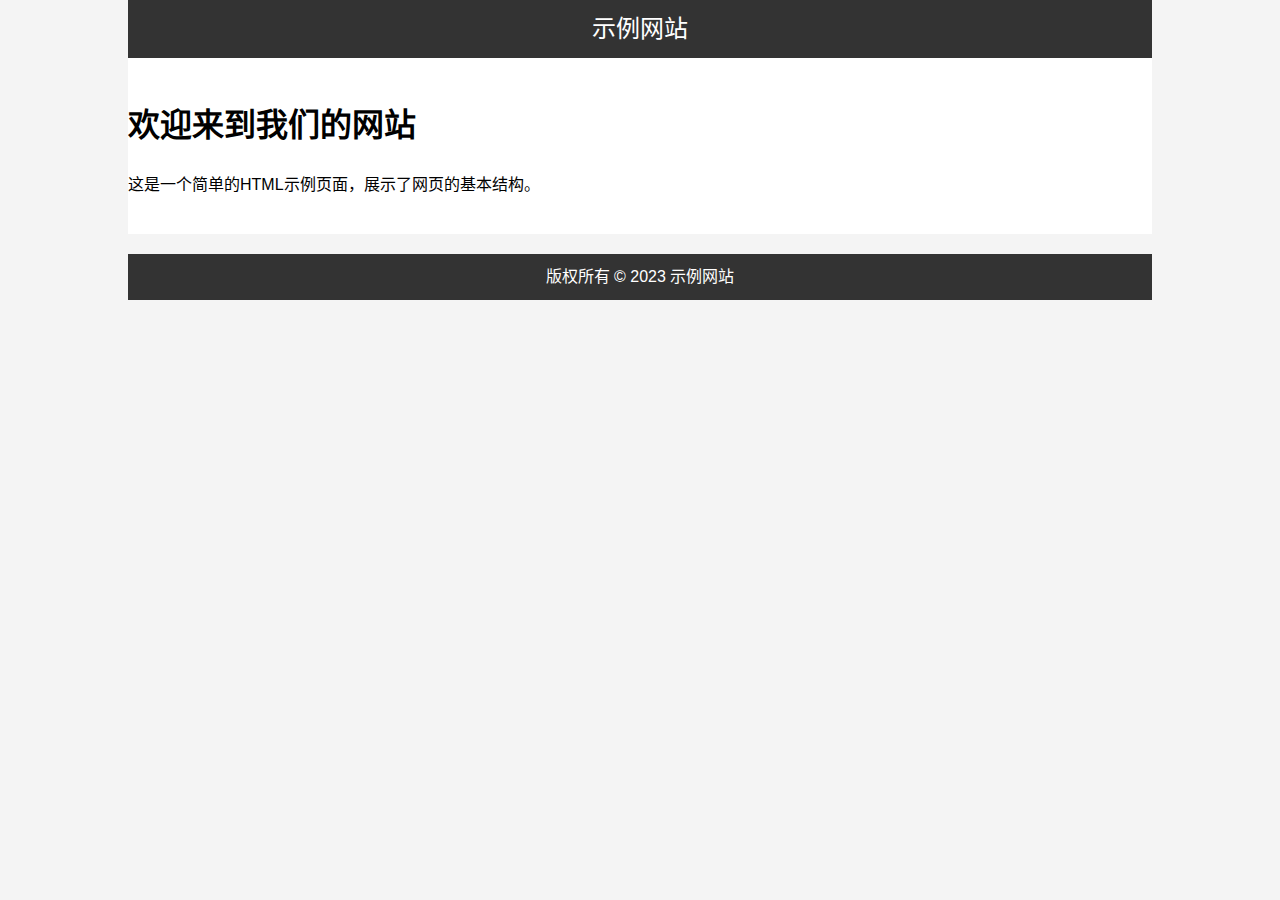
<file: 1.html>
<!DOCTYPE html>
<html lang="zh-CN">

<head>
    <meta charset="UTF-8">
    <meta name="viewport" content="width=device-width, initial-scale=1.0">
    <title>欢迎访问示例网站</title>
    <style>
        body {
            font-family: Arial, sans-serif;
            line-height: 1.6;
            margin: 0;
            padding: 0;
            background-color: #f4f4f4;
        }

        .container {
            width: 80%;
            margin: auto;
            overflow: hidden;
        }

        header {
            background-color: #333;
            color: #fff;
            padding: 10px 0;
            text-align: center;
            font-size: 24px;
        }

        section {
            padding: 20px 0;
            background-color: #fff;
        }

        footer {
            background-color: #333;
            color: #fff;
            text-align: center;
            padding: 10px 0;
            margin-top: 20px;
        }
    </style>
</head>

<body>
    <div class="container">
        <header>
            示例网站
        </header>
        <section>
            <h1>欢迎来到我们的网站</h1>
            <p>这是一个简单的HTML示例页面，展示了网页的基本结构。</p>
        </section>
        <footer>
            版权所有 &copy; 2023 示例网站
        </footer>
    </div>
</body>

</html>
</file>
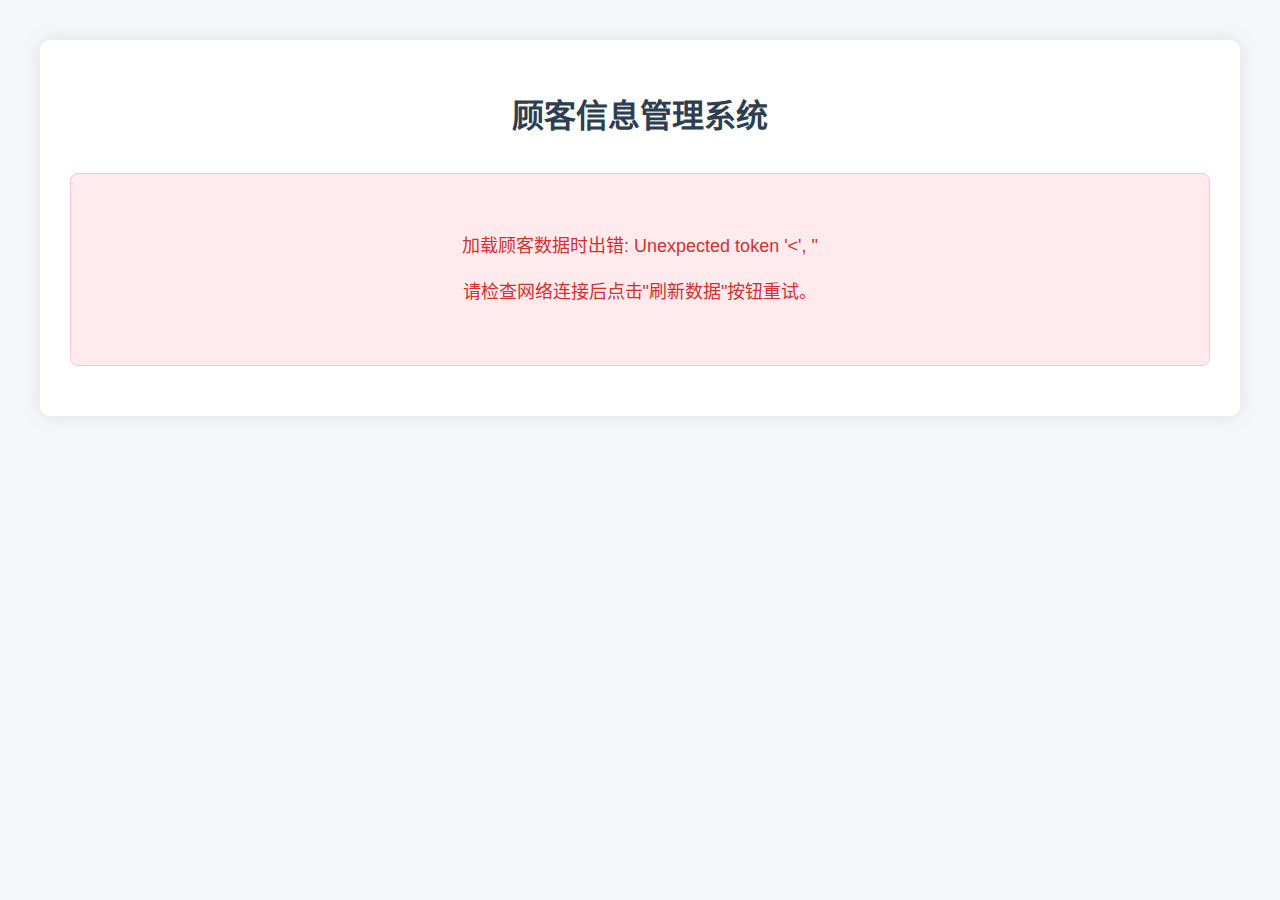
<file: Project Frontend/Examples/show.html>
<!DOCTYPE html>
<html lang="zh-CN">

<head>
    <meta charset="UTF-8">
    <meta name="viewport" content="width=device-width, initial-scale=1.0">
    <title>顾客信息管理系统</title>
    <style>
        body {
            font-family: 'Segoe UI', Tahoma, Geneva, Verdana, sans-serif;
            line-height: 1.6;
            color: #333;
            max-width: 1200px;
            margin: 0 auto;
            padding: 20px;
            background-color: #f5f7fa;
        }

        .container {
            background-color: white;
            border-radius: 10px;
            box-shadow: 0 0 20px rgba(0, 0, 0, 0.1);
            padding: 30px;
            margin-top: 20px;
        }

        h1 {
            text-align: center;
            color: #2c3e50;
            margin-bottom: 30px;
            font-weight: 600;
        }

        .loading,
        .error,
        .no-data {
            text-align: center;
            padding: 40px;
            font-size: 18px;
            border-radius: 8px;
            margin: 20px 0;
        }

        .loading {
            background-color: #e8f4fd;
            color: #1976d2;
        }

        .error {
            background-color: #ffebee;
            color: #d32f2f;
            border: 1px solid #f5c6cb;
        }

        .no-data {
            background-color: #f9f9f9;
            color: #666;
        }

        .customer-table {
            width: 100%;
            border-collapse: collapse;
            margin-top: 20px;
        }

        .customer-table th {
            background-color: #3498db;
            color: white;
            padding: 15px;
            text-align: left;
            font-weight: 600;
        }

        .customer-table td {
            padding: 15px;
            border-bottom: 1px solid #e0e0e0;
        }

        .customer-table tr:nth-child(even) {
            background-color: #f8f9fa;
        }

        .customer-table tr:hover {
            background-color: #e3f2fd;
            transition: background-color 0.3s;
        }

        .customer-id {
            font-weight: 600;
            color: #2c3e50;
        }

        .refresh-btn {
            background-color: #3498db;
            color: white;
            border: none;
            padding: 12px 24px;
            border-radius: 6px;
            cursor: pointer;
            font-size: 16px;
            margin: 20px auto;
            display: block;
            transition: background-color 0.3s;
        }

        .refresh-btn:hover {
            background-color: #2980b9;
        }

        .last-updated {
            text-align: center;
            color: #7f8c8d;
            margin-top: 20px;
            font-size: 14px;
        }
    </style>
</head>

<body>
    <div class="container">
        <h1>顾客信息管理系统</h1>

        <div id="loading" class="loading">
            正在加载顾客数据，请稍候...
        </div>

        <div id="error" class="error" style="display: none;">
            <!-- 错误信息将由JavaScript动态填充 -->
        </div>

        <div id="no-data" class="no-data" style="display: none;">
            当前没有顾客数据。
        </div>

        <div id="customer-list" style="display: none;">
            <table class="customer-table">
                <thead>
                    <tr>
                        <th>序号</th>
                        <th>顾客ID</th>
                    </tr>
                </thead>
                <tbody id="customer-table-body">
                    <!-- 顾客数据将由JavaScript动态填充 -->
                </tbody>
            </table>

            <button class="refresh-btn" onclick="loadCustomers()">刷新数据</button>

            <div class="last-updated" id="last-updated">
                <!-- 最后更新时间将由JavaScript动态填充 -->
            </div>
        </div>
    </div>

    <script>
        // 页面加载完成后自动获取顾客数据
        document.addEventListener('DOMContentLoaded', function () {
            loadCustomers();
        });

        // 加载顾客数据的函数
        function loadCustomers() {
            // 显示加载状态，隐藏其他状态
            document.getElementById('loading').style.display = 'block';
            document.getElementById('error').style.display = 'none';
            document.getElementById('no-data').style.display = 'none';
            document.getElementById('customer-list').style.display = 'none';

            // 发送请求到PHP后端
            fetch('GuestLogin.php')
                .then(response => {
                    if (!response.ok) {
                        throw new Error('网络响应不正常，状态码: ' + response.status);
                    }
                    return response.json();
                })
                .then(data => {
                    // 隐藏加载状态
                    document.getElementById('loading').style.display = 'none';

                    // 检查返回的数据类型
                    if (Array.isArray(data)) {
                        if (data.length > 0) {
                            displayCustomers(data);
                        } else {
                            // 数据为空数组
                            document.getElementById('no-data').style.display = 'block';
                        }
                    } else if (data && data.message) {
                        // 返回的是消息对象（如"未找到顾客记录"）
                        if (data.message === "未找到顾客记录") {
                            document.getElementById('no-data').style.display = 'block';
                        } else {
                            throw new Error(data.message);
                        }
                    } else {
                        throw new Error('返回的数据格式不正确');
                    }
                })
                .catch(error => {
                    // 隐藏加载状态，显示错误信息
                    document.getElementById('loading').style.display = 'none';
                    const errorElement = document.getElementById('error');
                    errorElement.innerHTML = `<p>加载顾客数据时出错: ${error.message}</p>
                                             <p>请检查网络连接后点击"刷新数据"按钮重试。</p>`;
                    errorElement.style.display = 'block';
                    console.error('错误详情:', error);
                });
        }

        // 显示顾客数据的函数
        function displayCustomers(customers) {
            const tableBody = document.getElementById('customer-table-body');
            tableBody.innerHTML = ''; // 清空现有内容

            // 遍历顾客数据并添加到表格中
            customers.forEach((customer, index) => {
                const row = document.createElement('tr');
                row.innerHTML = `
                    <td>${index + 1}</td>
                    <td class="customer-id">${customer.id}</td>
                `;
                tableBody.appendChild(row);
            });

            // 显示顾客列表
            document.getElementById('customer-list').style.display = 'block';

            // 更新最后刷新时间
            const now = new Date();
            document.getElementById('last-updated').textContent =
                `最后更新时间: ${now.toLocaleDateString()} ${now.toLocaleTimeString()}`;
        }
    </script>
</body>

</html>
</file>
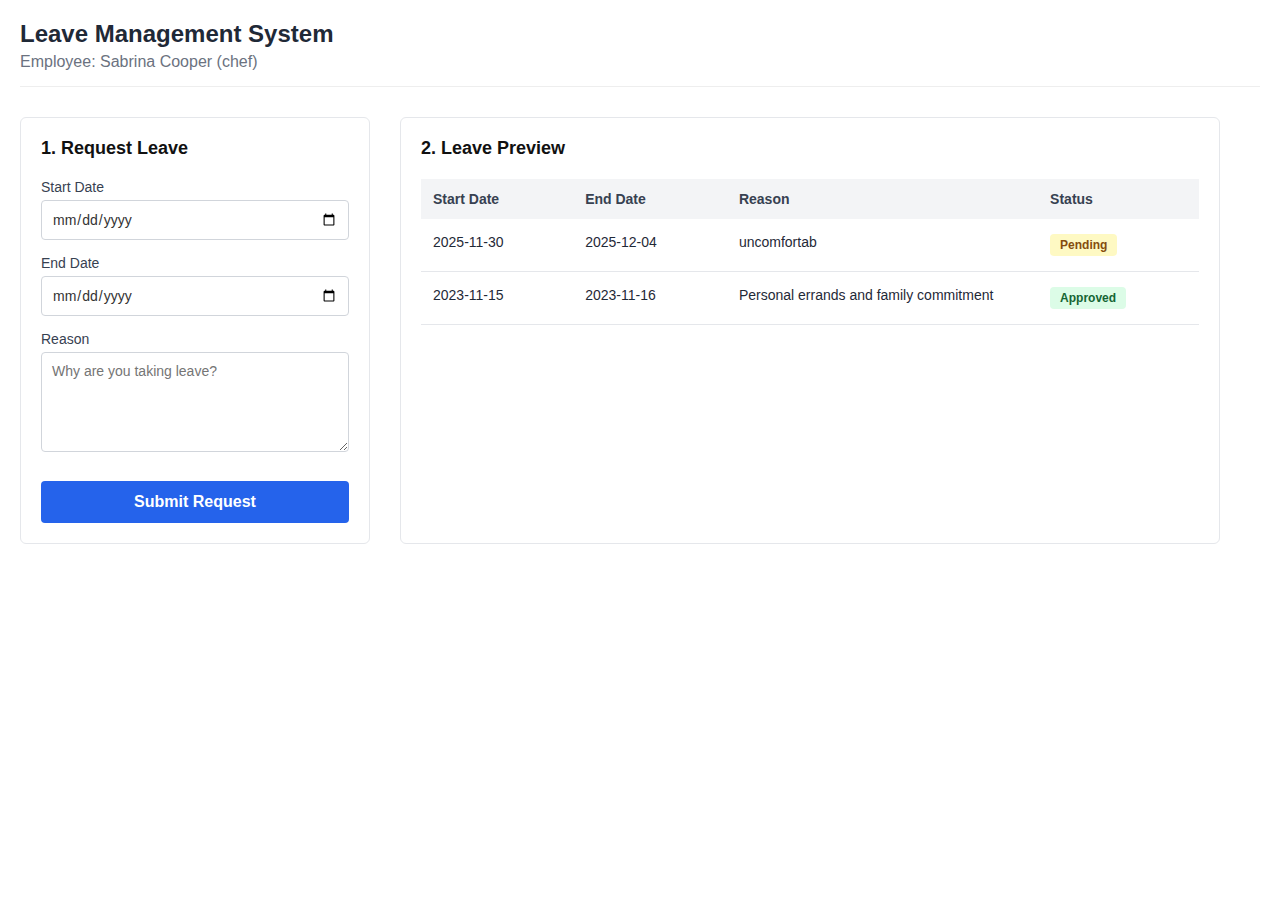
<file: Project Frontend/请假/Leave Management System.html>
<!DOCTYPE html>
<html>
<head>
    <meta charset="UTF-8">
    <meta name="viewport" content="width=device-width, initial-scale=1.0">
    <title>Leave Management System</title>
    <style>
        * { box-sizing: border-box; margin: 0; padding: 0; font-family: -apple-system, BlinkMacSystemFont, "Segoe UI", Roboto, "Helvetica Neue", Arial, sans-serif; }
        body { background-color: #ffffff; padding: 20px; color: #333; }
        header { margin-bottom: 30px; border-bottom: 1px solid #eee; padding-bottom: 15px; }
        h1 { color: #1f2937; font-size: 24px; margin-bottom: 5px; }
        .subtitle { color: #6b7280; font-size: 16px; }
        .container { display: flex; gap: 30px; max-width: 1200px; }
        .card { border: 1px solid #e5e7eb; border-radius: 6px; padding: 20px; background-color: #fff; }
        h2 { font-size: 18px; margin-bottom: 20px; color: #111; font-weight: 700; }
        .left-panel { flex: 0 0 350px; }
        .form-group { margin-bottom: 15px; }
        label { display: block; margin-bottom: 5px; color: #374151; font-size: 14px; }
        input[type="date"], textarea { width: 100%; padding: 10px; border: 1px solid #d1d5db; border-radius: 4px; font-size: 14px; color: #333; }
        textarea { height: 100px; resize: vertical; }
        .btn-submit { width: 100%; background-color: #2563eb; color: white; border: none; padding: 12px; border-radius: 4px; font-size: 16px; font-weight: 600; cursor: pointer; margin-top: 10px; }
        .btn-submit:hover { background-color: #1d4ed8; }
        .right-panel { flex: 1; }
        table { width: 100%; border-collapse: collapse; }
        thead { background-color: #f3f4f6; }
        th { text-align: left; padding: 12px; font-size: 14px; color: #374151; font-weight: 700; }
        td { padding: 15px 12px; border-bottom: 1px solid #e5e7eb; font-size: 14px; vertical-align: top; color: #1f2937; }
        .status-badge { padding: 4px 10px; border-radius: 4px; font-size: 12px; font-weight: 700; display: inline-block; }
        .status-pending { background-color: #fef9c3; color: #854d0e; }
        .status-approved { background-color: #dcfce7; color: #166534; }
        .status-rejected { background-color: #fee2e2; color: #991b1b; }
        @media (max-width: 768px) { .container { flex-direction: column; } .left-panel, .right-panel { width: 100%; flex: auto; } }
    </style>
</head>
<body>

    <header>
        <h1>Leave Management System</h1>
        <p class="subtitle">Employee: Sabrina Cooper (chef) </p>
    </header>

    <div class="container">
        <div class="card left-panel">
            <h2>1. Request Leave</h2>
            <form id="leaveForm">
                <div class="form-group">
                    <label>Start Date</label>
                    <input type="date" id="startDate" required>
                </div>
                
                <div class="form-group">
                    <label>End Date</label>
                    <input type="date" id="endDate" required>
                </div>
                
                <div class="form-group">
                    <label>Reason</label>
                    <textarea id="reason" placeholder="Why are you taking leave?" required></textarea>
                </div>

                <button type="button" class="btn-submit" onclick="addLeave()">Submit Request</button>
            </form>
        </div>

        <div class="card right-panel">
            <h2>2. Leave Preview</h2>
            <table>
                <thead>
                    <tr>
                        <th>Start Date</th>
                        <th>End Date</th>
                        <th style="width: 40%;">Reason</th>
                        <th>Status</th>
                    </tr>
                </thead>
                <tbody id="tableBody">
                    <tr>
                        <td>2025-11-30</td>
                        <td>2025-12-04</td>
                        <td>uncomfortab</td>
                        <td><span class="status-badge status-pending">Pending</span></td>
                    </tr>
                    <tr>
                        <td>2023-11-15</td>
                        <td>2023-11-16</td>
                        <td>Personal errands and family commitment</td>
                        <td><span class="status-badge status-approved">Approved</span></td>
                    </tr>
                </tbody>
            </table>
        </div>
    </div>

    <script>
        function addLeave() {
            var start = document.getElementById("startDate").value;
            var end = document.getElementById("endDate").value;
            var reason = document.getElementById("reason").value;

            if (start === "" || end === "" || reason === "") {
                alert("Please fill in all fields");
                return;
            }

            var table = document.getElementById("tableBody");

            var newRow = table.insertRow(0);

            newRow.innerHTML = `
                <td>${start}</td>
                <td>${end}</td>
                <td>${reason}</td>
                <td><span class="status-badge status-pending">Pending</span></td>
            `;

            document.getElementById("leaveForm").reset();
        }
    </script>

</body>
</html>
</file>
<file: Extra/main/css/easy-responsive-tabs.css>
body {
  margin: 0px;
  padding: 0px;
  background: #f5f5f5;
  font-weight: 500;
}

ul.resp-tabs-list,
p {
  margin: 0px;
  padding: 0px;
}

.resp-tabs-list li {
    /* font-weight: 600; */
    /* text-transform: uppercase; */
    /* font-size: 13px; */
    display: inline-block;
    padding: 13px 15px;
    margin: 0;
    list-style: none;
    cursor: pointer;
    float: left;
    /* color: rgb(187, 76, 74); */
    /* width: 25%; */
    /* font-family: 'Poppins', sans-serif; */
}

.resp-tabs-container {
  padding: 0px;
  background-color: #fff;
  clear: left;
}

h2.resp-accordion {
  cursor: pointer;
  padding: 5px;
  display: none;
}

.resp-tab-content {
  display: none;
  padding: 30px;
}

.resp-tab-active {
    /* border: 1px solid #c1c1c1; */
    /* border-bottom: 4px solid #bc0023; */
    /* margin-bottom: -1px !important; */
    /* padding: 12px 14px 14px 14px !important; */
    /* position: relative; */
}
 /*
.resp-tab-active:before {
    content: '';
    position: absolute;
    width: 0;
    height: 0;
    border-top: 10px solid #bc0023;
    border-left: 10px solid rgba(69, 42, 21, 0);
    border-right: 10px solid rgba(199, 57, 57, 0);
    left: 45%;
    top: 103%;
    transition: 0.5s all;
    -webkit-transition: 0.5s all;
    -o-transition: 0.5s all;
    -moz-transition: 0.5s all;
    -ms-transition: 0.5s all;
}*/

.resp-tab-active {
    /* border-bottom: none; */
    /*  background-color: rgba(255, 206, 20, 0.3); */
}

.resp-content-active,
.resp-accordion-active { display: block; }

.resp-tab-content {
    /* border: 1px solid #1ca0de; */
    border-top: transparent;
    min-height: auto;
}

h2.resp-accordion {
  font-size: 13px;
  border: 1px solid #c1c1c1;
  border-top: 0px solid #c1c1c1;
  margin: 0px;
  padding: 10px 15px;
}

h2.resp-tab-active {
  border-bottom: 0px solid #fff !important;
  margin-bottom: 0px !important;
  padding: 10px 15px !important;
}

h2.resp-tab-title:last-child {
  border-bottom: 12px solid #c1c1c1 !important;
  background: blue;
}

/*-----------Vertical tabs-----------*/

.resp-vtabs ul.resp-tabs-list {
  float: left;
  width: 30%;
}

.resp-vtabs .resp-tabs-list li {
  display: block;
  padding: 15px 15px !important;
  margin: 0;
  cursor: pointer;
  float: none;
}

.resp-vtabs .resp-tabs-container {
  padding: 0px;
  background-color: #fff;
  border: 1px solid #c1c1c1;
  float: left;
  width: 68%;
  min-height: 250px;
  border-radius: 4px;
  clear: none;
}

.resp-vtabs .resp-tab-content { border: none; }

.resp-vtabs li.resp-tab-active {
  border: 1px solid #c1c1c1;
  border-right: none;
  background-color: #fff;
  position: relative;
  z-index: 1;
  margin-right: -1px !important;
  padding: 14px 15px 15px 14px !important;
}

.resp-arrow {
  width: 0;
  height: 0;
  float: right;
  margin-top: 3px;
  border-left: 6px solid transparent;
  border-right: 6px solid transparent;
  border-top: 12px solid #0f2453;
}

h2.resp-tab-active span.resp-arrow {
  border: none;
  border-left: 6px solid transparent;
  border-right: 6px solid transparent;
  border-bottom:12px solid #ffce14;
}

/*-----------Accordion styles-----------*/

h2.resp-tab-active { background: #ffffff !important; }

.resp-easy-accordion h2.resp-accordion { display: block; }

.resp-easy-accordion .resp-tab-content { border: 1px solid #c1c1c1; }

.resp-easy-accordion .resp-tab-content:last-child { border-bottom: 1px solid #c1c1c1 !important; }

.resp-jfit {
  width: 100%;
  margin: 0px;
}

.resp-tab-content-active { display: block; }

h2.resp-accordion:first-child { border-top: 1px solid #c1c1c1 !important; }
/*Here your can change the breakpoint to set the accordion, when screen resolution changed*/
@media only screen and (max-width: 768px) {

ul.resp-tabs-list { display: none; }

h2.resp-accordion { display: block; }

.resp-vtabs .resp-tab-content { border: 1px solid #C1C1C1; }

.resp-vtabs .resp-tabs-container {
  border: none;
  float: none;
  width: 100%;
  min-height: initial;
  clear: none;
}

.resp-accordion-closed { display: none !important; }

.resp-vtabs .resp-tab-content:last-child { border-bottom: 1px solid #c1c1c1 !important; }
}
@media only screen and (max-width: 568px) {
	.resp-arrow {
		margin-top: 8px;
		border-top: 9px solid #1c2020;
	}
	h2.resp-tab-active span.resp-arrow {
		border-bottom: 9px solid #ffce14;
	}
}
@media only screen and (max-width: 384px) {
	.resp-arrow {
		margin-top: 7px;
		border-top: 8px solid #1c2020;
		border-left: 5px solid transparent;
		border-right: 5px solid transparent;
	}
	h2.resp-tab-active span.resp-arrow {
		border-bottom: 8px solid #ffce14;
		border-left: 5px solid transparent;
		border-right: 5px solid transparent;
	}
}
</file>
<file: Extra/main/css/style3.css>
body{
	background: #fff url(../images/lghtmesh.png) repeat center center;
}
.rw-wrapper{
	width: 80%;
	position: relative;
	margin: 110px auto 0 auto;
	font-family: 'Bree Serif';
	padding: 10px;
	height: 400px;
	overflow: hidden;
}
.rw-sentence{
	margin: 0;
	text-align: left;
    margin-left: 130px;
	text-shadow: 1px 1px 1px rgba(255,255,255,0.8);
}
.rw-sentence span {
    color: #fff;
    text-transform: capitalize;
    white-space: nowrap;
    font-size: 50px;
    text-align: center;
    font-weight: normal;
}
.rw-words{
	display: inline;
	text-indent: 10px;
}
.rw-words-1 span{
	position: absolute;
	opacity: 0;
	color: #E91E63;
	-webkit-transform-origin: 10% 75%;
	transform-origin: 10% 75%;
	-webkit-animation: rotateWord 18s linear infinite 0s;
	-ms-animation: rotateWord 18s linear infinite 0s;
	animation: rotateWord 18s linear infinite 0s;
}
.rw-words span:nth-child(2) { 
    -webkit-animation-delay: 3s; 
	-ms-animation-delay: 3s; 
	animation-delay: 3s; 
	color: #E91E63;
}
.rw-words span:nth-child(3) { 
    -webkit-animation-delay: 6s; 
	-ms-animation-delay: 6s; 
	animation-delay: 6s; 
	color: #E91E63;	
}
.rw-words span:nth-child(4) { 
    -webkit-animation-delay: 9s; 
	-ms-animation-delay: 9s; 
	animation-delay: 9s; 
	color: #E91E63;
}
.rw-words span:nth-child(5) { 
    -webkit-animation-delay: 12s; 
	-ms-animation-delay: 12s; 
	animation-delay: 12s; 
	color: #E91E63;
}
.rw-words span:nth-child(6) { 
    -webkit-animation-delay: 15s; 
	-ms-animation-delay: 15s; 
	animation-delay: 15s; 
	color: #E91E63;
}
@-webkit-keyframes rotateWord {
    0% { opacity: 0; }
    5% { opacity: 1; }
    17% { opacity: 1; -webkit-transform: rotate(0deg); }
	19% { opacity: 1; -webkit-transform: rotate(98deg); }
	21% { opacity: 1; -webkit-transform: rotate(86deg); }
	23% { opacity: 1; -webkit-transform: translateY(85px) rotate(83deg); }
	25% { opacity: 0; -webkit-transform: translateY(170px) rotate(80deg); }
	80% { opacity: 0; }
    100% { opacity: 0; }
}
@-ms-keyframes rotateWord {
    0% { opacity: 0; }
    5% { opacity: 1; }
    17% { opacity: 1; -ms-transform: rotate(0deg); }
	19% { opacity: 1; -ms-transform: rotate(98deg); }
	21% { opacity: 1; -ms-transform: rotate(86deg); }
	23% { opacity: 1; -ms-transform: translateY(85px) rotate(83deg); }
	25% { opacity: 0; -ms-transform: translateY(170px) rotate(80deg); }
	80% { opacity: 0; }
    100% { opacity: 0; }
}
@keyframes rotateWord {
    0% { opacity: 0; }
    5% { opacity: 1; }
    17% { opacity: 1; -webkit-transform: rotate(0deg); transform: rotate(0deg); }
	19% { opacity: 1; -webkit-transform: rotate(98deg); transform: rotate(98deg); }
	21% { opacity: 1; -webkit-transform: rotate(86deg); transform: rotate(86deg); }
	23% { opacity: 1; -webkit-transform: translateY(85px) rotate(83deg); transform: translateY(85px) rotate(83deg); }
	25% { opacity: 0; -webkit-transform: translateY(170px) rotate(80deg); transform: translateY(170px) rotate(80deg); }
	80% { opacity: 0; }
    100% { opacity: 0; }
}
@media screen and (max-width: 768px){
	.rw-sentence { font-size: 18px; }
}
@media screen and (max-width: 320px){
	.rw-sentence { font-size: 9px; }
}
</file>
<file: Extra/main/css/demo1.css>
@import url(//fonts.loli.net/css?family=Raleway:400,500,700,900|Dosis:800|Playfair+Display:400,400italic,900italic|Lora:700|Syncopate:700|Roboto+Condensed:300italic|Oswald:700);

@font-face {
	font-weight: normal;
	font-style: normal;
	font-family: 'codropsicons';
	src:url('../fonts/codropsicons/codropsicons.eot');
	src:url('../fonts/codropsicons/codropsicons.eot?#iefix') format('embedded-opentype'),
		url('../fonts/codropsicons/codropsicons.woff') format('woff'),
		url('../fonts/codropsicons/codropsicons.ttf') format('truetype'),
		url('../fonts/codropsicons/codropsicons.svg#codropsicons') format('svg');
}

*, *:after, *:before { box-sizing: border-box; }
.clearfix:before, .clearfix:after {display: table;  content: ''; }
.clearfix:after { clear: both; }

body {
	background: #fff;
	color: #1e1a1b;
	font-weight: 500;
	font-size: 1em;
	font-family: 'Raleway', Arial, sans-serif;
	-webkit-font-smoothing: antialiased;
	-moz-osx-font-smoothing: grayscale;
}

a {
	outline: none;
	color: #dd3e62;
	text-decoration: none;
}

a:hover {
	color: #1e1a1b;
}

 a:focus {
 	outline: none;
 }

.hidden {
	height: 0;
	width: 0;
	overflow: hidden;
	position: absolute;
}

/* Header */
.codrops-header {
	padding: 2em 1em 4em;
	text-align: center;
	height: calc(100vh - 40px);
	margin: 20px 20px 20px;
	overflow: hidden;
	position: relative;
	display: -webkit-flex;
	display: flex;
	-webkit-flex-direction: column;
	flex-direction: column;
	-webkit-align-items: center;
	align-items: center;
	-webkit-justify-content: center;
	justify-content: center;
	background: url(../img/mouse.svg) no-repeat left 50% bottom 40px;
}

.codrops-header::before,
.codrops-header::after {
	content: 'Lorizzleipsizzledolorcrazy amizzlefoshizzleizzleelit Nullizzlesapienvelizzle aliquetvolutpatfoshizzlefo shizzlemynizzlegravidafoshizzle Lorizzleipsizzledolorcrazy amizzlefoshizzleizzleelit Nullizzlesapienvelizzle aliquetvolutpatfoshizzlefo shizzlemynizzlegravidafoshizzle';
	font-size: 13em;
	line-height: 0.5;
	letter-spacing: -15px;
	z-index: 10;
	text-align: justify;
	pointer-events: none;
	position: absolute;
	background: #cdced2;
	color: rgba(255,255,255,0.15);
	font-family: 'Playfair Display', cursive;
	font-weight: 900;
	font-style: italic;
	z-index: -1;
	width: 120%;
	height: 120%;
	top: -10%;
	left: -10%;
}

.codrops-header h1 {
	margin: 0;
	padding: 0 0 1em;
	font-weight: 800;
	font-size: 2.75em;
	line-height: 1;
	text-transform: uppercase;
	letter-spacing: 3px;
	color: #49484a;
}

.codrops-header h1 span {
	font-style: italic;
	font-family: 'Playfair Display', serif;
}

.codrops-header h1 .sub {
	display: block;
	padding: 0.75em 0;
	color: #F9F9F9;
	font-weight: 400;
	font-size: 68%;
	text-transform: none;
}

/* Top Navigation Style */
.codrops-links {
	position: relative;
	display: inline-block;
	text-align: center;
	white-space: nowrap;
	-webkit-flex: none;
	flex: none;
}

.codrops-links::after {
	position: absolute;
	top: 0;
	left: 50%;
	width: 1px;
	height: 100%;
	background: #fff;
	content: '';
	-webkit-transform: rotate3d(0,0,1,22.5deg);
	transform: rotate3d(0,0,1,22.5deg);
}

.codrops-icon {
	display: inline-block;
	margin: 15px;
	text-decoration: none;
}

.codrops-icon span {
	display: none;
}

.codrops-icon:before {
	margin: 0 5px;
	text-transform: none;
	font-weight: normal;
	font-style: normal;
	font-variant: normal;
	font-family: 'codropsicons';
	line-height: 1;

	speak: none;
	-webkit-font-smoothing: antialiased;
}

.codrops-icon--drop:before {
	content: "\e001";
}

.codrops-icon--prev:before {
	content: "\e004";
}

/* Grid */
.grid__item {
	max-width: calc(100vw - 40px);
	z-index: 1;
	position: relative;
	text-align: center;
	display: -webkit-flex;
	display: flex;
	-webkit-align-items: center;
	align-items: center;
	-webkit-justify-content: center;
	justify-content: center;
	-webkit-transform: translate3d(0,0,0); /* Solves Safari bug because of SVG clipping mask */
}

.grid__item p {
	font-size: 1.5em;
	font-weight: bold;
	color: #777;
}

/* Background colors */
.color-1 { background: #E8E0DA; }
.color-2 { background: #576b67; }
.color-3 { background: #383A35; }
.color-4 { background: #333; }
.color-5 { background: #fda9a9; }
.color-7 { background: #cde7d3; }
.color-8 { background: #DCECDD; }
.color-9 { background: #dedbba; }
.color-10 { background: #222; }
.color-11 { background: #515151; }

/* Related demos */
.content--related {
	padding: 3em 0;
	text-align: center;
	font-weight: bold;
}

.media-item {
	display: inline-block;
	padding: 1em;
	vertical-align: top;
	-webkit-transition: color 0.3s;
	transition: color 0.3s;
}

.media-item__img {
	max-width: 100%;
	opacity: 0.3;
	-webkit-transition: opacity 0.3s;
	transition: opacity 0.3s;
}

.media-item:hover .media-item__img,
.media-item:focus .media-item__img {
	opacity: 1;
}

.media-item__title {
	margin: 0;
	padding: 0.5em;
	font-size: 1em;
}

body #cdawrap {
	top: 40px;
	right: 40px;
	border: none;
}

@media screen and (max-width: 50em) {
	.codrops-header {
		padding: 3em 10% 4em;
	}
	.grid__item {
		width: 100%;
	}
}

@media screen and (max-width: 40em) {
	.codrops-header h1 {
		font-size: 1.85em;
	}
}
</file>
<file: Extra/main/css/linkstyles.css>
/* General link styles */
.link {
	outline: none;
	text-decoration: none;
	position: relative;
	font-size: 8em;
	line-height: 1;
	color: #9e9ba4;
	display: inline-block;
}

/* Kukuri */
.link--kukuri {
	text-transform: uppercase;
	font-weight: 900;
	overflow: hidden;
	line-height: 0.75;
	color: #c5c2b8;
}

.link--kukuri:hover {
	color: #c5c2b8;
}

.link--kukuri::after {
	content: '';
	position: absolute;
	height: 16px;
	width: 100%;
	top: 50%;
	margin-top: -8px;
	right: 0;
	background: #F9F9F9;
	-webkit-transform: translate3d(-100%,0,0);
	transform: translate3d(-100%,0,0);
	-webkit-transition: -webkit-transform 0.4s;
	transition: transform 0.4s;
	-webkit-transition-timing-function: cubic-bezier(0.7,0,0.3,1);
	transition-timing-function: cubic-bezier(0.7,0,0.3,1);
}

.link--kukuri:hover::after {
	-webkit-transform: translate3d(100%,0,0);
	transform: translate3d(100%,0,0);
}

.link--kukuri::before {
	content: attr(data-letters);
	position: absolute;
	z-index: 2;
	overflow: hidden;
	color: #424242;
	white-space: nowrap;
	width: 0%;
	-webkit-transition: width 0.4s 0.3s;
	transition: width 0.4s 0.3s;
}

.link--kukuri:hover::before {
	width: 100%;
}

/* Takiri */
.link--takiri {
	font-style: italic;
	font-family: 'Playfair Display', serif;
	font-weight: 700;
	font-size: 7em;
	padding: 0 10px 20px;
	-webkit-transition: color 0.5s;
	transition: color 0.5s;
}

.link--takiri:hover {
	color: #1e1a1b;
}

.link--takiri::before {
	content: '';
	position: absolute;
	height: 36px;
	width: 120%;
	top: 50%;
	margin-top: -18px;
	left: -10%;
	z-index: -1;
	background: #F9F9F9;
	-webkit-transform: rotate3d(0,0,1,45deg) scale3d(0,1,1);
	transform: rotate3d(0,0,1,45deg) scale3d(0,1,1);
	-webkit-transition: -webkit-transform 0.5s;
	transition: transform 0.5s;
}

.link--takiri:hover::before {
	-webkit-transform: rotate3d(0,0,1,45deg) scale3d(1,1,1);
	transform: rotate3d(0,0,1,45deg) scale3d(1,1,1);
}

.link--takiri span {
	font-size: 20%;
	font-weight: 400;
	position: absolute;
	right: 15px;
	color: #e53369;
	bottom: 0;
	opacity: 0;
	-webkit-transform: translate3d(-10px,-10px,0);
	transform: translate3d(-10px,-10px,0);
	-webkit-transition: -webkit-transform 0.5s, opacity 0.5s;
	transition: transform 0.5s, opacity 0.5s;
}

.link--takiri:hover span {
	opacity: 1;
	-webkit-transform: translate3d(0,0,0);
	transform: translate3d(0,0,0);
}

/* Surinami */
.link--surinami {
	font-family: 'Playfair Display', serif;
	font-weight: 400;
	text-transform: uppercase;
	font-size: 9em;
	color: #3A4945;
	padding: 0 0 0.125em;
}

.link--surinami::before,
.link--surinami::after {
	content: '';
	width: 100%;
	height: 3px;
	z-index: -1;
	background: #3A4945;
	position: absolute;
	-webkit-transform: scale3d(0,1,1);
	transform: scale3d(0,1,1);
	-webkit-transition: -webkit-transform 0.5s;
	transition: transform 0.5s;
}

.link--surinami::before {
	right: 0;
	top: 0;
	-webkit-transform-origin: 100% 50%;
	transform-origin: 100% 50%;
}

.link--surinami::after {
	left: 0;
	bottom: 0;
	-webkit-transform-origin: 0 50%;
	transform-origin: 0 50%;
}

.link--surinami:hover::before,
.link--surinami:hover::after {
	-webkit-transform: scale3d(1,1,1);
	transform: scale3d(1,1,1);
}

.link--surinami span {
	position: relative;
	-webkit-transition: color 0.5s;
	transition: color 0.5s;
}

.link--surinami:hover span {
	color: transparent;
}

.link--surinami span::before,
.link--surinami span::after {
	position: absolute;
	color: #fff;
	opacity: 0;
	-webkit-transition: -webkit-transform 0.5s, opacity 0.5s;
	transition: transform 0.5s, opacity 0.5s;
}

.link--surinami span::before {
	content: attr(data-letters-l);
	left: 0;
	-webkit-transform: translate3d(-5px,0,0);
	transform: translate3d(-5px,0,0);
}

.link--surinami span::after {
	content: attr(data-letters-r);
	right: 0;
	-webkit-transform: translate3d(5px,0,0);
	transform: translate3d(5px,0,0);
}

.link--surinami:hover span::before,
.link--surinami:hover span::after {
	opacity: 1;
	-webkit-transform: translate3d(0,0,0);
	transform: translate3d(0,0,0);
}

/* Nukun */
.link--nukun {
	color: #E3E8DC;
	font-weight: 900;
	text-transform: uppercase;
	overflow: hidden;
	padding: 10px 0;
	-webkit-transition: color 0.3s;
	transition: color 0.3s;
}

.link--nukun:hover {
	color: #1e1a1b;
}

.link--nukun::before,
.link--nukun::after {
	content: '';
	position: absolute;
	width: 30%;
	height: 5px;
	background: #E3E8DC;
	bottom: 0;
	left: 35%;
	-webkit-transition: -webkit-transform 0.5s;
	transition: transform 0.5s;
	-webkit-transition-timing-function: cubic-bezier(0.2,1,0.3,1);
	transition-timing-function: cubic-bezier(0.2,1,0.3,1);
}

.link--nukun::after {
	background: #ACD07A;
	-webkit-transform: translate3d(-300%,0,0) scale3d(0,1,1);
	transform: translate3d(-300%,0,0) scale3d(0,1,1);
}

.link--nukun:hover::before {
	-webkit-transform: translate3d(300%,0,0) scale3d(0,1,1);
	transform: translate3d(300%,0,0) scale3d(0,1,1);
}

.link--nukun:hover::after {
	-webkit-transform: translate3d(0,0,0) scale3d(1,1,1);
	transform: translate3d(0,0,0) scale3d(1,1,1);
}

.link--nukun span {
	color: #E3E8DC;
	display: inline-block;
	position: relative;
	-webkit-transform: perspective(1000px) rotate3d(0,1,0,0deg);
	transform: perspective(1000px) rotate3d(0,1,0,0deg);
	-webkit-transition: -webkit-transform 0.5s, color 0.5s;
	transition: transform 0.5s, color 0.5s;
	-webkit-transition-timing-function: cubic-bezier(0.2,1,0.3,1);
	transition-timing-function: cubic-bezier(0.2,1,0.3,1);
}

.link--nukun:hover span {
	color: #fff;
	-webkit-transform: perspective(1000px) rotate3d(0,1,0,180deg);
	transform: perspective(1000px) rotate3d(0,1,0,180deg);
}

/* Kumya */
.link--kumya {
	font-family: 'Syncopate', sans-serif;
	font-size: 6.5em;
	overflow: hidden;
	padding: 10px 10px 0;
	line-height: 1;
	color: #242424;
}

.link--kumya:hover {
	color: #242424;
}

.link--kumya::after {
	content: '';
	position: absolute;
	height: 100%;
	width: 100%;
	top: 0;
	right: 0;
	z-index: -1;
	background: #242424;
	-webkit-transform: translate3d(101%,0,0);
	transform: translate3d(101%,0,0);
	-webkit-transition: -webkit-transform 0.5s;
	transition: transform 0.5s;
	-webkit-transition-timing-function: cubic-bezier(0.7,0,0.3,1);
	transition-timing-function: cubic-bezier(0.7,0,0.3,1);
}

.link--kumya:hover::after {
	-webkit-transform: translate3d(0,0,0);
	transform: translate3d(0,0,0);
}

.link--kumya span {
	display: block;
	position: relative;
}

.link--kumya span::before {
	content: attr(data-letters);
	position: absolute;
	color: #fff;
	left: 0;
	overflow: hidden;
	white-space: nowrap;
	width: 0%;
	-webkit-transition: width 0.5s;
	transition: width 0.5s;
	-webkit-transition-timing-function: cubic-bezier(0.7,0,0.3,1);
	transition-timing-function: cubic-bezier(0.7,0,0.3,1);
}

.link--kumya:hover span::before {
	width: 100%;
}

/* Urpi */
.link--urpi {
	font-family: 'Oswald', sans-serif;
	font-size: 10em;
	font-weight: 700;
	text-transform: uppercase;
	color: #e78383;
	-webkit-transition: color 0s 0.5s;
	transition: color 0s 0.5s;
}

.link--urpi:hover {
	color: transparent;
	-webkit-transition: none;
	transition: none;
}

.link--urpi::before,
.link--urpi::after {
	content: attr(data-letters);
	position: absolute;
	top: 0;
	left: 0;
	color: #e78383;
	overflow: hidden;
	-webkit-backface-visibility: hidden;
	-webkit-transition: color 0.5s, -webkit-transform 0.5s;
	transition: color 0.5s, transform 0.5s;
}

.link--urpi::before {
	-webkit-clip-path: url(#cp_up); 
	clip-path: url(../index.html#cp_up);
}

.link--urpi::after {
	-webkit-clip-path: url(#cp_down); 
	clip-path: url(../index.html#cp_down);
}

.link--urpi:hover::before,
.link--urpi:hover::after {
	color: #fff;
	-webkit-transition: color 0.5s, -webkit-transform 0.5s;
	transition: color 0.5s, transform 0.5s;
}

.link--urpi:hover::before {
	-webkit-transform: translate3d(4px,1px,0);
	transform: translate3d(4px,1px,0);
}

.link--urpi:hover::after {
	-webkit-transform: translate3d(-4px,-1px,0);
	transform: translate3d(-4px,-1px,0);
}

/* Mallki */
.link--mallki {
	font-weight: 800;
	color: #81a689;
	font-family: 'Dosis', sans-serif;
	-webkit-transition: color 0.5s 0.25s;
	transition: color 0.5s 0.25s;
	overflow: hidden;
}

.link--mallki:hover {
	-webkit-transition: none;
	transition: none;
	color: transparent;
}

.link--mallki::before {
	content: '';
	width: 100%;
	height: 6px;
	margin: -3px 0 0 0;
	background: #fff;
	position: absolute;
	left: 0;
	top: 50%;
	-webkit-transform: translate3d(-100%,0,0);
	transform: translate3d(-100%,0,0);
	-webkit-transition: -webkit-transform 0.4s;
	transition: transform 0.4s;
	-webkit-transition-timing-function: cubic-bezier(0.7,0,0.3,1);
	transition-timing-function: cubic-bezier(0.7,0,0.3,1);
}

.link--mallki:hover::before {
	-webkit-transform: translate3d(100%,0,0);
	transform: translate3d(100%,0,0);
}

.link--mallki span {
	position: absolute;
	height: 50%;
	width: 100%;
	left: 0;
	top: 0;
	overflow: hidden;
}

.link--mallki span::before {
	content: attr(data-letters);
	color: red;
	position: absolute;
	left: 0;
	width: 100%;
	color: #fff;
	-webkit-transition: -webkit-transform 0.5s;
	transition: transform 0.5s;
}

.link--mallki span:nth-child(2) {
	top: 50%;
}

.link--mallki span:first-child::before {
	top: 0;
	-webkit-transform: translate3d(0,100%,0);
	transform: translate3d(0,100%,0);
}

.link--mallki span:nth-child(2)::before {
	bottom: 0;
	-webkit-transform: translate3d(0,-100%,0);
	transform: translate3d(0,-100%,0);
}

.link--mallki:hover span::before {
	-webkit-transition-delay: 0.3s;
	transition-delay: 0.3s;
	-webkit-transform: translate3d(0,0,0);
	transform: translate3d(0,0,0);
	-webkit-transition-timing-function: cubic-bezier(0.2,1,0.3,1);
	transition-timing-function: cubic-bezier(0.2,1,0.3,1);
}

/* Manko */
.link--manko {
	color: #B1C0B2;
	font-family: 'Playfair Display', serif;
	font-weight: 900;
	font-style: italic;
	padding: 0.65em 0 0.8em;
	-webkit-transition: color 0.5s;
	transition: color 0.5s;
}

.link--manko:hover {
	color: #1e1a1b;
}

.link--manko::before,
.link--manko::after {
	content: '';
	position: absolute;
	border-width: 4px 0;
	border-style: solid;
	border-color: #fff;
	pointer-events: none;
	-webkit-transform: scale3d(0,1,1);
	transform: scale3d(0,1,1);
	-webkit-transition: -webkit-transform 0.4s;
	transition: transform 0.4s;
	-webkit-transition-timing-function: cubic-bezier(0.2,1,0.3,1);
	transition-timing-function: cubic-bezier(0.2,1,0.3,1);
}

.link--manko::before {
	width: 50%;
	left: 25%;
	height: 80%;
	top: 10%;
}

.link--manko::after {
	width: 30%;
	left: 35%;
	height: 100%;
	top: 0;
}

.link--manko:hover::before,
.link--manko:hover::after {
	-webkit-transform: scale3d(1,1,1);
	transform: scale3d(1,1,1);
}

.link--manko span {
	color: #60AB64;
	font-weight: 400;
	position: absolute;
	font-size: 0.2em;
	left: 0;
	width: 100%;
	opacity: 0;
	pointer-events: none;
	-webkit-transition: opacity 0.5s, -webkit-transform 0.5s;
	transition: opacity 0.5s, transform 0.5s;
}

.link--manko span:first-of-type {
	bottom: 100%;
	margin-bottom: 15px;
	-webkit-transform: scale3d(0.8,0.8,1) translate3d(0,10px,0);
	transform: scale3d(0.8,0.8,1) translate3d(0,10px,0);
}

.link--manko span:last-of-type {
	top: 100%;
	margin-top: 10px;
	-webkit-transform: scale3d(0.8,0.8,1) translate3d(0,-10px,0);
	transform: scale3d(0.8,0.8,1) translate3d(0,-10px,0);
}

.link--manko:hover span {
	opacity: 1;
	-webkit-transform: translate3d(0,0,0);
	transform: translate3d(0,0,0);
}

.link--manko:hover span:first-of-type {
	-webkit-transition-delay: 0.15s;
	transition-delay: 0.15s;
}

.link--manko:hover span:last-of-type {
	-webkit-transition-delay: 0.20s;
	transition-delay: 0.20s;
}

/* Ilin */
.link--ilin {
	font-weight: 900;
	text-transform: uppercase;
	line-height: 0.8;
	overflow: hidden;
	color: #adaa88;
}

.link--ilin span {	
	position: relative;
	display: inline-block;
	-webkit-transition: color 0.5s;
	transition: color 0.5s;
}

.link--ilin:hover span:first-of-type {
	color: #fff;
}

.link--ilin:hover span:last-of-type {
	color: #1e1a1b;
}

.link--ilin span::before {
	content: '';
	position: absolute;
	width: 100%;
	height: 100%;
	background: #fff;
	line-height: 0.8;
	-webkit-transition: -webkit-transform 0.5s;
	transition: transform 0.5s;
}

.link--ilin span:last-of-type::before {
	background: #1e1a1b;
}

.link--ilin:hover span:last-of-type::before,
.link--ilin span:first-of-type::before {
	-webkit-transform: translate3d(0,-150%,0);
	transform: translate3d(0,-150%,0);
}

.link--ilin:hover span:first-of-type::before,
.link--ilin span:last-of-type::before {
	-webkit-transform: translate3d(0,150%,0);
	transform: translate3d(0,150%,0);
}

/* Asiri */
.link--asiri {
	position: relative;
	width: 400px;
	height: 200px;
}

.link--asiri .text-fill {
	position: relative;
	width: 100%;
	height: 100%;
	overflow: hidden;
}

.link--asiri canvas {
	width: 100%;
	height: 100%;
}

.link--asiri .svg-inverted-mask {
	position: absolute;
	width: 400px;
	height: 200px;
	top: 0;
	left: 0;
	box-shadow: inset 0 0 0 2px #222; /* FF rendering issue */
}

.link--asiri .shape--fill {
	fill: #222;
}

.link--asiri .text--transparent {
	fill: #95D384;
	-webkit-transition: fill 0.2s;
	transition: fill 0.2s;
}

.link--asiri:hover .text--transparent {
	fill: transparent;
}

.svg--asiri .mask__shape {
	fill: white;
}

.text--asiri {
	font-size: 150px;
	text-transform: uppercase;
	font-weight: 900;
	stroke: #fff;
	stroke-width: 1.5;
}

/* Yaku */
.link--yaku {
	color: #D3D3D3;
	font-family: 'Playfair Display';
	font-weight: 400;
	text-transform: uppercase;
	font-size: 10em;
	overflow: hidden;
	padding: 0 0 10px;
}

.link--yaku::before {
	content: '';
	position: absolute;
	height: 100%;
	width: 100%;
	border-width: 2px 0;
	border-color: #282828;
	border-style: solid;
	left: 0;
	-webkit-transform: translate3d(-101%,0,0);
	transform: translate3d(-101%,0,0);
	-webkit-transition: -webkit-transform 0.5s;
	transition: transform 0.5s;
}

.link--yaku:hover::before {
	-webkit-transform: translate3d(0,0,0);
	transform: translate3d(0,0,0);
}

.link--yaku span {
	display: inline-block;
	position: relative;
	-webkit-transform: perspective(1000px) rotate3d(0,1,0,0deg);
	transform: perspective(1000px) rotate3d(0,1,0,0deg);
	-webkit-transition: -webkit-transform 0.5s, color 0.5s;
	transition: transform 0.5s, color 0.5s;
}

.link--yaku:hover span {
	color: #1e1a1b;
	-webkit-transform: perspective(1000px) rotate3d(0,1,0,360deg);
	transform: perspective(1000px) rotate3d(0,1,0,360deg);
}

.link--yaku span:nth-child(4),
.link--yaku:hover span:first-child {
	-webkit-transition-delay: 0s;
	transition-delay: 0s;
}

.link--yaku span:nth-child(3),
.link--yaku:hover span:nth-child(2) {
	-webkit-transition-delay: 0.1s;
	transition-delay: 0.1s;
}

.link--yaku span:nth-child(2),
.link--yaku:hover span:nth-child(3) {
	-webkit-transition-delay: 0.2s;
	transition-delay: 0.2s;
}

.link--yaku span:first-child,
.link--yaku:hover span:nth-child(4) {
	-webkit-transition-delay: 0.3s;
	transition-delay: 0.3s;
}

/* Media Queries */
@media screen and (max-width: 50em) {
	.link--surinami { font-size: 3em; }
}

@media screen and (max-width: 42em) {
	.link--takiri { font-size: 3.5em; }
	.link--kukuri { font-size: 3.5em; }
	.link--nukun { font-size: 3.5em; }
	.link--kumya { font-size: 3em; }
	.link--manko { font-size: 3.5em; }
	.link--urpi { font-size: 5em; }
	.link--mallki { font-size: 3.5em; }
	.link--ilin { font-size: 5em; }
	.link--asiri { -webkit-transform: scale3d(0.65,0.65,1); transform: scale3d(0.65,0.65,1); }
	.link--yaku { font-size: 4em; }
}
</file>
<file: Extra/main/css/style.css>
body {
	padding: 0;
	margin: 0;
	background: #FFF;
	font-family: 'Open Sans', sans-serif;
}
body a {
	transition: 0.5s all;
	-webkit-transition: 0.5s all;
	-moz-transition: 0.5s all;
	-o-transition: 0.5s all;
	-ms-transition: 0.5s all;
	text-decoration: none;
}
body a:hover {
	text-decoration: none;
}
body a:focus, a:hover {
	text-decoration: none;
}
input[type="button"], input[type="submit"] {
	transition: 0.5s all;
	-webkit-transition: 0.5s all;
	-moz-transition: 0.5s all;
	-o-transition: 0.5s all;
	-ms-transition: 0.5s all;
}
h1, h2, h3, h4, h5, h6 {
	margin: 0;
	padding: 0;
	font-family: 'Playfair Display', serif;
}
p {
	margin: 0;
}
ul {
	margin: 0;
	padding: 0;
}
label {
	margin: 0;
}
a:focus, a:hover {
	text-decoration: none;
	outline: none;
}
/*-- //Reset-Code --*/


.banner{
	background: url(../images/s1.jpg) no-repeat 0px 0px;
    background-size: cover;
}
.agileinfo-dot{
	background: url(../images/dott.png)repeat 0px 0px;
    background-size: 2px;
    -webkit-background-size: 2px;
    -moz-background-size: 2px;
    -o-background-size: 2px;
    -ms-background-size: 2px;
	padding: 1em 0;
}
.jarallax {
    position: relative;
    background-size: cover;
    background-repeat: no-repeat;
    background-position: 50% 50%;
}
/*-- banner --*/
/*-- header-left --*/
.banner .header {
    padding: 1em 0;
}
.header-left{
	float: left;
    width: 30%;
}
.w3layouts-logo{
	float:left;
}
.w3layouts-logo h1 {
    margin-left: 1em;
}
.w3layouts-logo h1 a {
    color: #fff;
    font-size: 1em;
    background: #4CAF50;
    background: #0079c1;
    text-decoration: none;
}
.w3layouts-logo h1 a span{
	color: #fff;
    padding: .3em;
}

.agileinfo-social-grids{
    float: right;
}
.agileinfo-social-grids ul {
    padding: 0;
    margin: 0;
}
.agileinfo-social-grids ul li {
    display: inline-block;
    margin: 0 .5em 0 0;
}
.agileinfo-social-grids ul li a {
    color: #FFFFFF;
    text-align: center;
}
.agileinfo-social-grids ul li a i.fa.fa-facebook, .agileinfo-social-grids ul li a i.fa.fa-twitter, .agileinfo-social-grids ul li a i.fa.fa-rss, .agileinfo-social-grids ul li a i.fa.fa-vk {
    height: 28px;
    width: 28px;
    border: solid 1px #FFFFFF;
    line-height: 28px;
    background: none;
    color: #FFFFFF;
	font-size: 13px;
    transition: 0.5s all;
    -webkit-transition: 0.5s all;
    -moz-transition: 0.5s all;
    -o-transition: 0.5s all;
    -ms-transition: 0.5s all;
}
.agileinfo-social-grids  ul li {
	margin:0 1em 0 0!important;
}
.agileinfo-social-grids ul li a i.fa.fa-facebook:hover {
	border: solid 1px #3b5998;
	background:#3b5998;
    color: #FFFFFF;
}
.agileinfo-social-grids ul li a i.fa.fa-twitter:hover{
	border: solid 1px #55acee;
	background:#55acee;
	color: #FFFFFF;
}
.agileinfo-social-grids ul li a i.fa.fa-rss:hover{
	border: solid 1px #f26522;
	background:#f26522;
	color: #FFFFFF;
}
.agileinfo-social-grids ul li a i.fa.fa-vk:hover{
	border: solid 1px #45668e;
	background:#45668e;
	color: #FFFFFF;
}
/*-- //header-left --*/
/*-- top-nav --*/
.top-nav{
	float:none;
	margin: .5em 0 0 0;
}
.navbar-default {
    border: none !important;
    background: none !important;
    margin: 0 !important;
    min-height: 0 !important;
    padding: 0 !important;
}
.navbar-default .navbar-nav > .active > a, .navbar-default .navbar-nav > .active > a:hover, .navbar-default .navbar-nav > .active > a:focus {
    background: none !important;
}
.top-nav ul{
    padding: 0;
    margin-top: 5px;
}
.top-nav ul li{
    display: inline-block;
    margin: 0 1em;
    float: none;
}
.top-nav ul li:first-child{
	margin-left:0;
}
.top-nav ul li:nth-child(7){
	margin-right:0;
}
.navbar-default .navbar-nav > .open > a, .navbar-default .navbar-nav > .open > a:hover, .navbar-default .navbar-nav > .open > a:focus {
    background: none !important;
    border-right: solid 1px #EFEFEF;
    box-shadow: 1px 0px 0px 0px rgba(72, 72, 72, 0);
}
.navbar-nav {
    float: left;
}
.top-nav ul li a{
	color: #fff !important;
    font-size: 1.2em;
    margin: 0;
    text-decoration: none;
    padding: 0;
}
/*-- //top-nav --*/
/*-- banner-slider --*/
.banner-slider {
    padding: 14em 0;
}
.agileits-banner-info{
    margin: 0 auto;
    text-align: center;
    width: 83%;
	padding:16em 0;
}
.agileits-banner-info h3 {
    color: #FFFFFF;
    font-size: 4em;
    text-transform: capitalize;
    margin-bottom: .3em;
    font-family: 'Pacifico', cursive;
}
.agileits-banner-info h4 {
    font-size: 60px;
    color: #fff;
    text-transform: uppercase;
    letter-spacing: 10px;
}
.agileits-banner-info h3 span{
    color: #00ff7f;
}
.agileits-banner-info p {
    color: #ffffff;
    font-size: 15px;
    margin: 1em auto 0;
    line-height: 1.8em;
    letter-spacing: 4px;
    width: 70%;
}
.agileits-banner-info a {
	color: #FFFFFF;
    font-size: 15px;
    padding: .5em 1em;
    display: block;
    border: solid 2px #ffffff;
    width: 20%;
    text-align: center;
    text-decoration: none;
    margin: 2em auto 0;
    letter-spacing: 3px;
    background:none;
}
.agileits-banner-info a:hover {
    border: solid 2px #E91E63;
    background: #E91E63;
    color: #ffffff;
}
/*--slider--*/
#slider2,
#slider3 {
  box-shadow: none;
  -moz-box-shadow: none;
  -webkit-box-shadow: none;
  margin: 0 auto;
}
.rslides_tabs li:first-child {
  margin-left: 0;
}
.rslides_tabs .rslides_here a {
  background: rgba(255,255,255,.1);
  color: #fff;
  font-weight: bold;
}
.events {
  list-style: none;
}
.callbacks_container {
  position: relative;
  float: left;
  width: 100%;
}
.callbacks {
  position: relative;
  list-style: none;
  overflow: hidden;
  width: 100%;
  padding: 0;
  margin: 0;
}
.callbacks li {
  position: absolute;
  width: 100%;
}
.callbacks img {
  position: relative;
  z-index: 1;
  height: auto;
  border: 0;
}
.callbacks .caption {
	display: block;
	position: absolute;
	z-index: 2;
	font-size: 20px;
	text-shadow: none;
	color: #fff;
	left: 0;
	right: 0;
	padding: 10px 20px;
	margin: 0;
	max-width: none;
	top: 10%;
	text-align: center;
}
.callbacks_nav {
    position: absolute;
    -webkit-tap-highlight-color: rgba(0,0,0,0);
    bottom: -50%;
    left: 0;
    opacity: 0.6;
    z-index: 3;
    text-indent: -9999px;
    overflow: hidden;
    text-decoration: none;
    width: 40px;
    height: 40px;
    background: transparent url("../images/arrows.png") no-repeat left top;
}
 .callbacks_nav:hover{
  	opacity: 0.3;
  }
.callbacks_nav.next {
  left: auto;
    background-position: right top;
  left: 95.5%;
 }
 .callbacks_nav.prev {
	right: auto;
	background-position:left top;
	left: 91%;
}
#slider3-pager a {
  display: inline-block;
}
#slider3-pager span{
  float: left;
}
#slider3-pager span{
	width:100px;
	height:15px;
	background:#fff;
	display:inline-block;
	border-radius:30em;
	opacity:0.6;
}
#slider3-pager .rslides_here a {
  background: #FFF;
  border-radius:30em;
  opacity:1;
}
#slider3-pager a {
  padding: 0;
}
#slider3-pager li{
	display:inline-block;
}
.rslides {
  position: relative;
  list-style: none;
  overflow: hidden;
  width: 100%;
  padding: 0;
}
.rslides li {
  -webkit-backface-visibility: hidden;
  position: absolute;
  display:none;
  width: 100%;
  left: 0;
  top: 0;
}
.rslides li{
  position: relative;
  display: block;
  float: left;
}
.rslides img {
  height: auto;
  border: 0;
  }
.callbacks_tabs{
    list-style: none;
    position: absolute;
    top: 140%;
    left: 47%;
    padding: 0;
    margin: 0;
    display: block;
    z-index: 999;
}
.slider-top span{
	font-weight:600;
}
.callbacks_tabs li{
    display: inline-block;
    margin: 0;
}
/*----*/
.callbacks_tabs a{
 visibility: hidden;
}
.callbacks_tabs a:after {
    content: "\f111";
    font-size: 0;
    font-family: FontAwesome;
    visibility: visible;
    display: block;
    height: 14px;
    width: 14px;
    display: inline-block;
    background: transparent;
    border: 2px solid #ffffff;
    border-radius: 50%;
    -webkit-border-radius: 50%;
    -o-border-radius: 50%;
    -moz-border-radius: 50%;
    -ms-border-radius: 50%;
}
.callbacks_here a:after{
	background: #fff;
    border: 2px solid #fff;
}
/*-- //banner-slider --*/
/*-- modal --*/
.agileits-w3layouts-info img{
	width:100%;
}
.modal-header h4 {
	text-align: center;
    color: #212121;
    font-size: 2em;
    margin: 0;
    letter-spacing: 2px;
}
.modal-header h5{
    margin: 0;
    color: #999999;
    font-size: 1.4em;
    text-align: center;
}
.modal-body p{
    margin: 1em 0 0 0;
    font-size: 14px;
    color: #999999;
    line-height: 1.8em;
}
/*-- //modal --*/


/* map */
.map {
    position: relative;
}
.map iframe {
    width: 100%;
    min-height: 400px;
    margin-bottom: -6px;
	border:none;
}
.agile_map_grid {
    position: absolute;
    top: 20%;
    left: 52%;
    width: 30%;
    background: #fff;
}
.agile_map_grid::before {
    content: '';
    position: absolute;
    right: 100%;
    transform: rotate(360deg);
    top: 29%;
    margin-top: 17px;
    border-left: 0;
    border-bottom: 25px solid transparent;
    border-top: 25px solid transparent;
    border-right: 22px solid #fff;
    background: transparent;
}
.agile_map_grid1 {
    padding: 1em 2em;
}
.agile_map_grid h3 {
    font-size: 1.5em;
    color: #2196F3;
    padding-bottom: .5em;
    position: relative;
    margin-bottom: .5em;
}
.agile_map_grid ul li {
    display: inline-block;
    color: #000;
    letter-spacing: 2px;
    margin-bottom: 1em;
    text-transform: capitalize;
}
.agile_map_grid ul li i {
    color: #fff;
    margin-right: 1em;
    padding: .5em;
    background: #0079c1;
    border-radius: 50%;
    width: 33px;
    height: 33px;
    text-align: center;
    line-height: 20px;
}
.agile_map_grid ul li span {
    color: #2196F3;
    font-weight: 600;
}
/* //map */

/* footer */
.footer-left h3 {
    color: #fff;
    font-size: 32px;
    text-transform: uppercase;
    margin-bottom: 20px;
    word-spacing: 8px;
}
.footer-left p {
    color: #999;
    font-size: 13.5px;
    font-weight: 300;
    line-height: 28px;
    letter-spacing: 1px;
    margin-bottom: 12px;
}
/*-- subscribe --*/
/*-- newsletter --*/
.subscribe h3,.footer-right h4 {
    font-size: 20px;
    color: #fff;
    margin-bottom: 20px;
    letter-spacing: 3px;
}
.subscribe p {
    width: 60%;
    text-align: center;
    margin: 0 auto;
    color: #999;
    font-size: 14px;
    line-height: 25px;
}
.newsletter {
    position: relative;
}
.newsletter input[type="email"] {
    padding: 11px 60px 13px 16px;
    border: 1px solid #3a3939;
    width: 100%;
    text-align: left;
    color: #fff;
    background-color: #191818;
    outline: none;
	margin-bottom:15px;
}
.newsletter input[type="submit"] {
    width: 55px;
    height: 38px;
    background-image: url(../images/6.png);
    background-color: #E91E63;
    background-repeat: no-repeat;
    background-position: center;
    position: absolute;
    top: 2px;
    right: 2px;
    padding: 1.5em;
    border: none;
    outline: none;
    -webkit-transition: all 0.2s ease 0s;
    -moz-transition: all 0.2s ease 0s;
    -o-transition: all 0.2s ease 0s;
    -ms-transition: all 0.2s ease 0s;
    transition: all 0.2s ease 0s;
}
.newsletter {
}
.newsletter h4 {
    font-size: 1.4em;
    color: #fff;
    font-family: 'Gudea', sans-serif;
    text-transform: uppercase;
	font-weight: 700;
    margin:2em 0 3em 0;
}
.newsletter form {
    width: 60%;
    margin: 0 auto;
}
.wthree-icon i.fa {
    color: #fff;
    border: 1px solid #fff;
    padding: 6px 8px;
    width: 35px;
    height: 35px;
    line-height: 22px;
    text-align: center;
    font-size: 14px;
    border-radius: 30px;
    transition: 0.5s all;
    -webkit-transition: 0.5s all;
    -moz-transition: 0.5s all;
    -o-transition: 0.5s all;
    -ms-transition: 0.5s all;
}
.footer-right i.fa.fa-facebook:hover {
    border: solid 1px #3b5998;
    background: #3b5998;
    color: #FFFFFF;
}
.footer-right i.fa.fa-twitter:hover {
    border: solid 1px #55acee;
    background: #55acee;
    color: #FFFFFF;
}
.footer-right i.fa.fa-google-plus:hover {
    border: solid 1px #dd4b39;
    background: #dd4b39;
    color: #FFFFFF;
}
.footer-right i.fa.fa-linkedin:hover {
    border: solid 1px #0077b5;
    background: #0077b5;
    color: #FFFFFF;
}
.footer-left {
    background: #252525;
    padding: 4em 7em 1.5em 12em;
}
.footer-right {
    background: #2f2f2f;
    padding: 4.3em 12em 4em 7em;
}
/*-- //subscribe --*/
/* //footer */

/* copyright */
.copyright-agile {
    text-align: center;
    padding: 20px 0px;
    background: #000;
}
.copyright-agile  p {
    color: white;
    font-size: 14px;
    font-weight: 300;
	letter-spacing: 1px;
}
.copyright-agile p a {
    color: #fff !important;
    text-decoration: none !important;
}
.copyright-agile p a:hover {
    color:#E91E63 !important;
}
/* //copyright */

/* contact form */
.contact-w3ls input[type="text"], .contact-w3ls input[type="email"] {
    width: 100%;
    color: #999;
    float: left;
    background: none;
    outline: none;
    font-size: 1em;
    padding: 1em 1em;
    margin-bottom: 20px;
    border: solid 1px #999;
    -webkit-appearance: none;
    display: inline-block;
}
.contact-w3ls textarea {
    resize: none;
    width: 100%;
    background: none;
    color: #999;
    font-size: 1em;
    outline: none;
    padding: 1em .8em;
    border: solid 1px #999;
    min-height: 18em;
    -webkit-appearance: none;
}
.contact-w3ls input[type="submit"] {
    outline: none;
    color: #fff;
    padding: .5em 2em;
    margin-top: 270px;
    margin-left: 13px;
    font-size: 1em;
    -webkit-appearance: none;
    background: #E91E63;
    border: 1px solid #E91E63;
    -webkit-transition: 0.5s all;
    -moz-transition: 0.5s all;
    transition: 0.5s all;
    /* width: 100%; */
    float: left;
    letter-spacing: 1px;
}
.contact-w3ls input[type="submit"]:hover {
    background: transparent;
	color:#E91E63;
}
.contact-w3ls h3,.ser-top h3,.w3ls-heading h3,.agileits_w3layouts_head h3,.customer h3{
    text-transform: uppercase;
    text-align: center;
	font-size:30px;
	color:#000;
	margin-bottom:2em;
}
.contact-w3ls,.services,.demo,.gallery,.customer .agileinfo-dot,.ourchefs{
	padding:4em 0;
}
label.header {
    font-size: 16px;
    font-weight: 500;
    color: #000;
    text-align: justify;
    text-transform: capitalize;
    float: left;
    margin-bottom: 8px;
}
.form-control {
    border: none;
    box-shadow: none;
}
.contact-left,.contact-right {
    padding: 0;
}
/* //contact form */

/*--services--*/

.services {
    text-align: center;
    background: #E91E63;
}
.ser-top h3{
	color:#fff;
}
span.glyphicon.glyphicon-home,span.glyphicon.glyphicon-sort-by-attributes,span.glyphicon.glyphicon-object-align-vertical,span.glyphicon.glyphicon.glyphicon-send,span.glyphicon.glyphicon-briefcase,span.glyphicon.glyphicon-phone,span.glyphicon.glyphicon-time {
    font-size:2em;
    color:#2ee0d0;
}
.ser-left {
    text-align: center;
}
.services h4 {
    font-size: 1.6em;
    margin: 1em 0 0;
    color: #fff;
   text-transform: capitalize;
}
.services p {
    font-size: 13.3px;
    line-height: 1.8em;
    color: rgba(255, 255, 255, 0.82);
    font-weight: 300;
    margin: 1em 0;
    letter-spacing: 0.8px;
}
.ser-top p {
    width: 60%;
  margin: 2em auto;
}
.ser-btm {
    margin-top: 3em;
}
.services-w3-grid2 {
	margin-top:4em;
}
/*-- //services--*/

/* Effect 6 */


.hi-icon {
    display: inline-block;
    font-size: 0px;
    cursor: pointer;
    width: 70px;
    height: 70px;
    background: #58c56f;
    background: #ffffff;
    border-radius: 50%;
    text-align: center;
    position: relative;
    z-index: 1;
    color: #fff;
}



.hi-icon:before {
    speak: none;
    font-size: 30px;
    line-height: 73px;
    font-style: normal;
    font-weight: normal;
    font-variant: normal;
    text-transform: none;
    display: block;
    -webkit-font-smoothing: antialiased;
	    color: #0079c1;
}


@-webkit-keyframes spinAround {
	from {
		-webkit-transform: rotate(0deg)
	}
	to {
		-webkit-transform: rotate(360deg);
	}
}
@-moz-keyframes spinAround {
	from {
		-moz-transform: rotate(0deg)
	}
	to {
		-moz-transform: rotate(360deg);
	}
}
@keyframes spinAround {
	from {
		transform: rotate(0deg)
	}
	to {
		transform: rotate(360deg);
	}
}

.hi-icon-effect-6 .hi-icon {
	box-shadow: 0 0 0 2px rgba(255,255,255,1);
	-webkit-transition: background 0.2s, color 0.2s;
	-moz-transition: background 0.2s, color 0.2s;
	transition: background 0.2s, color 0.2s;
}
/*
.hi-icon-effect-6 .hi-icon:hover {
	background: rgba(255,255,255,1);
	color: #64bb5d;
}
*/

.hi-icon-effect-6 .hi-icon:hover:before {
	-webkit-animation: spinAround 2s linear infinite;
	-moz-animation: spinAround 2s linear infinite;
	animation: spinAround 2s linear infinite;
}
/* //Effect 6 */








/*-- vertical-tabs --*/
.list-group-item {
    padding: 15px 48px;
    font-size: 18px;
}
a.list-group-item:hover, a.list-group-item:focus {
    background-color: #01bcfa;
    color: #fff;
}
a.list-group-item {
    color: rgba(233, 30, 99, 0.66);
    font-weight: 600;
}
/*-- //vertical-tabs --*/


/*  bhoechie tab */
div.bhoechie-tab-container{
  z-index: 10;
  background-color: #ffffff;
  padding: 0 !important;
  margin-top:50px;
  background-clip: padding-box;
  opacity: 0.97;
  filter: alpha(opacity=97);
}
div.bhoechie-tab-menu{
  padding-right: 0;
  padding-left: 0;
  padding-bottom: 0;
}
div.bhoechie-tab-menu div.list-group{
  margin-bottom: 0;
    display: inline-flex;
}
.list-group-item:first-child {
    border-radius: 50%;
}
.list-group-item:last-child {
    margin-bottom: 0;
    border-bottom-right-radius: 0px;
    border-bottom-left-radius: 0;
    border-radius: 50%;
}

div.bhoechie-tab-menu div.list-group>a{
  margin-bottom: 0;
}
div.bhoechie-tab-menu div.list-group>a .glyphicon, div.bhoechie-tab-menu div.list-group>a .fa {
    color: #F1C616;
}
div.bhoechie-tab-menu div.list-group>a:first-child{
  border-top-right-radius: 0;
  -moz-border-top-right-radius: 0;
}
div.bhoechie-tab-menu div.list-group>a:last-child{
  border-bottom-right-radius: 0;
  -moz-border-bottom-right-radius: 0;
}
div.bhoechie-tab-menu div.list-group>a.active, div.bhoechie-tab-menu div.list-group>a.active .glyphicon, div.bhoechie-tab-menu div.list-group>a.active .fa {
    background-color: #01bcfa;
    color: #ffffff;
}
a.list-group-item.active, a.list-group-item.active:hover, a.list-group-item.active:focus {
    border-color: #01bcfa;
}
div.bhoechie-tab-menu div.list-group>a.active:after {
    content: '';
    position: absolute;
    left: 49%;
    transform: rotate(90deg);
    top: 11%;
    margin-top: 42px;
    border-left: 0;
    border-bottom: 13px solid transparent;
    border-top: 13px solid transparent;
    border-left: 10px solid #01bcfa;
}

div.bhoechie-tab div.bhoechie-tab-content:not(.active){
  display: none;
}


/*-- services --*/
.ser-img {
	float:left;
	width:39.33%;
	padding:0 10px;
}
.ser-img1 img {
	width:100%;
	padding:0 10px;
}
.ser-img1{
	width:20.33%;
	float:left;
	padding:0 10px;
}
.ser-info {
	float:right;
	width:40.33%;
	padding:0 20px;
}
.about-2 {
	float:left;
	width:50%;
	padding:0 20px;
}
.about-2 img {
    width: 100%;
	margin-top:15px;
}
.grid i.fa {
    font-size: 30px;
    margin-bottom: 10px;
    color: #4CAF50;
    color: #0079c1;
}
.top-grid,.bottom-grid {
    margin-top:20px;
}
.grid h3 {
    font-size: 20px;
    margin: 10px 0;
    color: #000;
	text-transform:capitalize;
}
.list-group-item {
    position: relative;
    display: block;
    padding: 10px 15px;
    margin-bottom: -1px;
    background-color: #ddd;
    border: 1px solid #ddd;
}
.about-info2 {
	float:left;
	width:50%;
	padding:0 15px;
}
.services-grids {
    margin-top: 60px;
}
.menugrid img {
    width: 100%;
}
.innergrid h3 {
    text-transform: uppercase;
    color: #000;
    margin-bottom: 15px;
    width: 77%;
    text-align: center;
    text-decoration: underline;
}
.lastgrid h3,.lastgrid p {
    text-align: center;
}
.last-grid img {
    width: 100%;
}
.last-grid1 h3 {
    color: #fff;
    text-transform: uppercase;
    text-align: center;
    padding: 70px 20px;
    background: #0079c1;
    line-height: 36px;
}
.innergrid ul li, .innergrid ul li {
    display: inline-block;
    font-size: 16px;
    font-weight: 300;
    color: #272727;
    margin: 8px 0;
}
.menugrid {
    margin-bottom: 20px;
}

.list li {
    position: relative;
    padding-right: 60px;
    width: 77%;
    text-transform: capitalize;
}
.list li  p {
    font-style: italic;
	font-size:13px;
    color: #7b7b7b;
}
.list li > span {
    position: absolute;
    top: 0;
    right: 0;
}
.resp-tabs-container {
    clear: none;
}
.demo h3.title {
    text-transform: uppercase;
    font-size: 22px;
    margin-left: 60px;
    margin-top: 5px;
    color: #E91E63;
    font-weight: 600;
}

h3.title.ab {
    margin-left: 300px;
}
h3.title.ab1 {
    margin-left: 545px;
}
h3.title.ab2 {
    margin-left: 800px;
}
.ser-img h3,.about-2 h3 {
    font-size: 21px;
    color: #000000;
    line-height: 32px;
    letter-spacing: 1px;
    text-transform: uppercase;
}
.ser-info p,.about-info2 p {
    color: #777;
    font-size: 15px;
    font-weight: 300;
    line-height: 28px;
    margin-bottom: 10px;
}
.ser-img p,.about-2 p {
    color: #777;
    font-size: 15px;
    font-weight: 300;
    line-height: 28px;
    margin-top: 23px;
    margin-bottom: 10px;
}
.ser-img a,.about-2 a{
    margin-top: 25px;
    display: block;
    text-align: center;
    text-decoration: none;
    text-transform: capitalize;
    color: #fff;    
	font-size: 1em;
    border: 1px solid #58c56f;
    border: 1px solid #0079c1;
    background: #58c56f;
    background: #0079c1;
    padding: .5em 0.8em;
    margin-top: 1.8em;
    display: inline-block;
}
.ser-img a:hover,.about-2 a:hover {
    border: 1px solid #0079c1;
    color: #0079c1;
    background: transparent;
}
.resp-tabs-list li {
	margin: 0px 120px;
}
.resp-tab-active {
    border: none;
    margin-bottom: -1px !important;
    /* padding: 12px 14px 14px 14px !important; */
    background: #E91E63;
    color: #fff;
    padding: 13px;
    border-radius: 50%;
}

.resp-tabs-list li {
    padding: 10px;
    border-radius: 50%;
}
/*-- //services --*/
/*-- //tabs --*/

/*-- gallery --*/
.w3layouts_gallery_grid {
    padding: 0;
}
.gallerie-imagebox img {	
	transition: all 500ms;
	-webkit-transition: all 500ms;
	-moz-transition: all 500ms;
	-ms-transition: all 500ms;
	-o-transition: all 500ms;
}
.gallerie-imagebox .loading {
	opacity: 0.3;
}
.w3layouts_news_grid_pos{
    opacity: 0;
    position: absolute;
    top: 0;
    left: 0;
    bottom: 0;
    background-color:rgba(0, 0, 0, 0.4);
    right: 0;
    -webkit-transition: all 400ms ease;
    -moz-transition: all 400ms ease;
    transition: all 400ms ease;
}
.w3layouts_news_grid {
    overflow: hidden;
    position: relative;
}
.w3layouts_news_grid_pos{
    -webkit-transform: scale3d(0,0,1);
    -moz-transform: scale3d(0,0,1);
    -ms-transform: scale3d(0,0,1);
    transform: scale3d(0,0,1);
}
.w3ls_news_grid:hover .w3layouts_news_grid .w3layouts_news_grid_pos,.w3_agileits_team_grid:hover .w3layouts_news_grid .w3layouts_news_grid_pos,
.w3layouts_gallery_grid:hover .w3layouts_news_grid .w3layouts_news_grid_pos{
    opacity:1;
	-webkit-transform: scale3d(1,1,1);
    -moz-transform: scale3d(1,1,1);
    -ms-transform: scale3d(1,1,1);
    transform: scale3d(1,1,1);
}
.w3ls_news_grid:hover .wthree_text,.w3_agileits_team_grid:hover .wthree_text,
.w3layouts_gallery_grid:hover .wthree_text{
    opacity: 1;
	-webkit-transform: translateY(0) scale3d(1,1,1);
    -moz-transform: translateY(0) scale3d(1,1,1);
    -ms-transform: translateY(0) scale3d(1,1,1);
    transform: translateY(0) scale3d(1,1,1);
    -webkit-transition: transform 400ms ease 380ms;
    -moz-transition: transform 400ms ease 380ms;
    transition: transform 400ms ease 380ms;
}
.wthree_text{
    text-align: center;
    padding: 8em 0 0;
    opacity: 0;
	    -webkit-transform: translateY(0) scale3d(0,0,1);
    -moz-transform: translateY(0) scale3d(0,0,1);
    -ms-transform: translateY(0) scale3d(0,0,1);
    transform: translateY(0) scale3d(0,0,1);
    -webkit-transition: transform 400ms ease 280ms;
    -moz-transition: transform 400ms ease 280ms;
    transition: transform 400ms ease 280ms;
}
.wthree_text h3{
	color:#fff;
	font-size:2em;
	    color: #fff;
    font-size: 2em;
    text-transform: uppercase;
}

/*-- //gallery --*/

/*-- customer --*/
.customer{
	background: url(../images/p12.jpg) no-repeat 0px -180px;
	background-size: cover;
	-webkit-background-size: cover;
	-moz-background-size: cover;
	-o-background-size: cover;
	-ms-background-size: cover;
}
.customer h3{
	color: #fff;
}
.customer-grid p {
    padding: 2em;
    background: rgba(0, 0, 0, 0.54);
    border-radius: 20px;
    -webkit-border-radius: 20px;
    -moz-border-radius: 20px;
    -o-border-radius: 20px;
    -ms-border-radius: 20px;
    color: #fff;
    font-size: 13.5px;
    font-weight: 300;
    line-height: 27px;
	letter-spacing:1px;
    position: relative;
}
/* .customer-grid p:before{
	background:url(../images/2.png) no-repeat 0px 0px;
	display:block;
	content:'';
	position: absolute;
	top: 100%;
	left: 40%;
	width: 45px;
	height: 55px;
} */
.customer-grid h4{
	font-size: 1.5em;
	color: #fff;
	margin: 4em 0 0;
	text-align: center;
}
.customer-grid h4 span{
	color:#E91E63;
}
.customer-grid {
  margin: 0 1em 0 0;
}
.client-img img {
    border-radius: 50%;
	position:absolute;
	top:-75px;
	width:100px;
	height:100px;
	left:32%;
	border:2px solid #fff;
}
/*--flexisel--*/
.flex-slider{	
background:#222227;
padding: 70px 0 165px 0;
}
.opportunity{
background:#28282e;
margin:0px 20px;
padding:80px 0;
position:relative;
}
#flexiselDemo1 {
	display: none;
}
.nbs-flexisel-container {
	position: relative;
	max-width: 100%;
}
.nbs-flexisel-ul {
	position: relative;
	width: 9999px;
	margin: 0px;
	padding: 0px;
	list-style-type: none;
	text-align: center;
}
.nbs-flexisel-inner {
	overflow: hidden;
	margin: 0px auto;
	padding-top:80px;
}
.nbs-flexisel-item {
	float: left;
	margin: 0;
	padding: 0px;
	cursor: pointer;
	position: relative;
	line-height: 0px;
}
.nbs-flexisel-item > img {
	cursor: pointer;
	position: relative;
}
/*---- Nav ---*/
.nbs-flexisel-nav-left, .nbs-flexisel-nav-right {
	width:60px;
	height:115px;
	position: absolute;
	cursor: pointer;
	z-index: 100;
}
.nbs-flexisel-nav-left {
left: -4%;
top: 15% !important;
}
.nbs-flexisel-nav-right {
right: -4%;
top: 15% !important;
}
/*--//flexisel--*/
/*-- //customer --*/
#typed {
    font-size: 60px;
    color: #fff;
    text-transform: capitalize;
    line-height: 1.5em;
}
/* pop up for sign in and sign up form */
#small-dialog1 h3{
    color: #000;
    font-size: 30px;
    margin-bottom: 30px;
    text-align: center;
}
#small-dialog1 input[type="text"], #small-dialog1 input[type="password"], #small-dialog1 input[type="text"], #small-dialog1 input[type="password"] {
    padding: 12px;
    font-size: 14px;
    border: 2px solid #fc636b;
    background: transparent;
    outline: none;
    width: 100%;
    margin-bottom: 20px;
}
div#small-dialog1,div#small-dialog2 {
    padding: 50px;
}
form ul {
    float: left;
    list-style-type: none;
}
form a {
    color: #000;
    float: right;
    font-size: 13px;
}
#small-dialog1 input[type="submit"], #small-dialog1 input[type="submit"] {
    background: #fc636b;
    border: none;
    padding: 10px 15px;
    color: #fff;
    font-size: 14px;
    outline: none;
    margin-top: 30px;
    width: 100%;
}
.modal-content{
    border-radius: 0px;
}
.modal-dialog {
    width: 600px;
    margin: 30px auto;
}
ul li input[type="checkbox"]+label {
    position: relative;
    padding-left: 25px;
    border: #F0F8FF;
    color: #000;
    display: inline-block;
    font-size: 13px;
}
ul li input[type="checkbox"]+label span:first-child {
    width: 17px;
    height: 15px;
    display: inline-block;
    border: 1px solid #000;
    position: absolute;
    top: 1px;
    left: 4px;
    bottom: 4px;
}
input[type="radio"], input[type="checkbox"] {
    display: none;
}
ul li input[type="checkbox"]:checked+label span:first-child:before {
    content: "";
    background: url(../images/tick.png)no-repeat;
    position: absolute;
    left: 2px;
    top: 2px;
    font-size: 10px;
    width: 10px;
    height: 10px;
}
#small-dialog2 h3 {
    color: #000;
    font-size: 30px;
    margin-bottom: 30px;
    text-align: center;
}
#small-dialog2 input[type="tel"],#small-dialog2 input[type="email"], #small-dialog2 input[type="text"], #small-dialog2 input[type="password"],#small-dialog2 select,#small-dialog2 textarea {
    padding: 12px;
    font-size: 14px;
    border: 1px solid #0079c1;
    background: transparent;
    outline: none;
    width: 100%;
    margin-bottom: 20px;
    color: #999;
}
textarea{
	min-height:150px;
}
#small-dialog2 input[type="tel"] {
    width: 49%;
    float: left;
    margin-right: 1%;
}
#small-dialog2 input[type="email"] {
    width: 49%;
    float: left;
    margin-left: 1%;
}
 #small-dialog2 input[type="submit"] {
    background: #E91E63;
    border: none;
    padding: 10px 15px;
    color: #fff;
    font-size: 15px;
    outline: none;
    letter-spacing: 2px;
}
/* //pop up for sign in and sign up form */

.customer-grid p:after {
    content: '';
    position: absolute;
    left: 41%;
    transform: rotate(90deg);
    top: 82%;
    margin-top: 42px;
    border-left: 0;
    border-bottom: 0px solid transparent;
    border-top: 43px solid transparent;
    border-left: 59px solid rgba(0, 0, 0, 0.54);
}



/* our chefs */
.chef h3 {
    text-transform: uppercase;
    font-size: 25px;
    color:#0079c1;
    text-align: center;
    margin: 20px 0 10px;
}
.chef p {
    color: #999;
    text-align: center;
    letter-spacing: 3px;
    font-size: 17px;
    font-weight: 300;
    text-transform: capitalize;
}
.chef img {
    width: 100%;
}
.chef i.fa {
    font-size: 16px;
}
.agileits_w3layouts_team_grid{
    position: relative;
    display: block;
    background: #000000;
	overflow: hidden;
}
.agileits_w3layouts_team_grid .agileinfo_social_icons{
	width: 100%;
    text-align: center;
    content: '';
    z-index: 1;
    position: absolute;
    left: 50%;
    top: 70%;
    -webkit-transform: translateX(-50%) translateY(-50%);
    -moz-transform: translateX(-50%) translateY(-50%);
    transform: translateX(-50%) translateY(-50%);
    opacity: 0;
    filter: alpha(opacity=0);
    margin-top: 100px;
    -webkit-transition: all ease .3s;
    -moz-transition: all ease .3s;
    -ms-transition: all ease .3s;
    -o-transition: all ease .3s;
    transition: all ease .3s;
}
.agile_team_grid:hover .agileits_w3layouts_team_grid .agileinfo_social_icons{
    opacity: 1;
    filter: alpha(opacity=100);
    margin-top: 0;
}
.agile_team_grid:hover .agileits_w3layouts_team_grid img{
    opacity: 0.8;
}
.agileinfo_social_icons li{
	display:inline-block;
}
.agileinfo_social_icons li a{
	width: 40px;
    height: 40px;
    border: 2px solid #fff;
    border-radius: 20px;
    text-decoration: none;
    display: block;
    text-align: center;
}
.agileinfo_social_icons li a{
	color:#fff;
}
.like-dislike-buttons {
    display: flex;
    justify-content: center;
    padding: 0;
}

.like-dislike-buttons li {
    list-style: none;
    margin: 0 10px;
}

.like-btn, .dislike-btn {
    display: flex;
    align-items: center;
    padding: 8px 12px;
    border-radius: 20px;
    text-decoration: none;
    transition: all 0.3s ease;
}

.like-btn {
    background-color: #4CAF50;
    color: white;
}

.dislike-btn {
    background-color: #f44336;
    color: white;
}

.like-btn:hover {
    background-color: #45a049;
    transform: scale(1.05);
}

.dislike-btn:hover {
    background-color: #da190b;
    transform: scale(1.05);
}

.like-btn .count, .dislike-btn .count {
    margin-left: 5px;
    font-weight: bold;
}

.like-btn.active {
    background-color: #2E7D32;
    box-shadow: 0 0 10px rgba(76, 175, 80, 0.5);
}

.dislike-btn.active {
    background-color: #C62828;
    box-shadow: 0 0 10px rgba(244, 67, 54, 0.5);
}
.agileinfo_social_icons li a i{
	line-height:1.1em;
}
.w3_agileits_facebook{
	background: #3b5998;
}
.w3_agileits_facebook:hover{
	color: #3b5998;
	background: #fff;
}
.wthree_twitter{
	background: #1da1f2;
}
.wthree_twitter:hover{
	color: #1da1f2;
	background: #fff;
}
.agileinfo_google{
	background: #dd4b39;
}
.agileinfo_google:hover{
	color: #dd4b39;
	background: #fff;
}
.agileits_pinterest{
	background: #bd081c;
}
.agileits_pinterest:hover{
	color: #bd081c;
	background: #fff;
}
/* //our chefs */

/*-- to-top --*/
#toTop {
	display: none;
	text-decoration: none;
	position: fixed;
	bottom: 60px;
	right: 2%;
	overflow: hidden;
	z-index: 999; 
	width: 80px;
	height: 80px;
	border: none;
	text-indent: 100%;
	background: url(../images/arrow2.png) no-repeat 0px 0px;
}
#toTopHover {
	width: 80px;
	height: 80px;
	display: block;
	overflow: hidden;
	float: right;
	opacity: 0;
	-moz-opacity: 0;
	filter: alpha(opacity=0);
}
/*-- //to-top --*/
.agileinfo-social-grids {
    float: right;
    position: absolute;
    right: 32px;
    top: 35px;
}
/* responsive design */
@media screen and (max-width: 1920px){
	.rw-sentence {
		margin-left: 230px;
	}
}
@media screen and (max-width: 1440px){
	.footer-right {
		padding: 4.3em 12em 6em 7em;
	}
	.rw-sentence {
		margin-left: 150px;
	}
}
@media screen and (max-width: 1366px){
	.rw-sentence {
		margin-left: 80px;
	}
	.wthree_text {
		padding: 7em 0 0;
	}
}
@media screen and (max-width: 1280px){
	.agileits-banner-info h3 {
		font-size: 3.5em;
	}
	.agileits-banner-info {
		padding: 12em 0;
	}
	.w3layouts-logo h1 a {
		font-size: .9em;
	}
	.rw-sentence span {
		font-size: 45px;
	}
	section#subscribe {
		margin-bottom: 2em;
	}
	.wthree_text {
		padding: 6em 0 0;
	}
}
@media screen and (max-width: 1080px){
	.agileinfo-social-grids {
		top: -35px;
	}
	.top-nav ul {
		margin-top: 60px;
	}
	.w3layouts-logo h1 {
		margin-left: .5em;
	}
	.header-left {
		width: 26%;
	}
	.top-nav ul li {
		margin: 0 .9em;
	}
	.agileits-banner-info a {
		width: 25%;
	}
	.rw-sentence {
		margin-left: 15px;
	}
	.agileits-banner-info {
		padding: 10em 0;
	}
	.resp-tabs-list li {
		margin: 0px 100px;
	}
	.demo h3.title {
		margin-left: 40px;
	}
	h3.title.ab {
		margin-left: 240px;
	}
	h3.title.ab1 {
		margin-left: 444px;
	}
	h3.title.ab2 {
		margin-left: 650px;
	}
	.last-grid1 h3 {
		padding: 27px 10px;
	}
	.customer-grid p:after {
		top: 84.4%;
	}
	.footer-left {
		padding: 4em 6em 1.5em 6em;
	}
	.footer-right {
		padding: 4.3em 6em 6em 6em;
	}
	.header-left {
		width: 26%;
	}
	.w3layouts-logo h1 a {
		font-size: .8em;
	}
}
@media screen and (max-width: 1050px){
	.footer-left {
		padding: 4em 5em 1.5em 5em;
	}
	.rw-sentence {
		margin-left: 5px;
	}
	.wthree_text {
		padding: 5em 0 0;
	}
}
@media screen and (max-width: 1024px){
	.agileits-banner-info h3 {
		font-size: 3em;
	}
	.rw-sentence span {
		font-size: 40px;
	}
	.agile_map_grid {
		width: 45%;
	}
	.footer-left {
		padding: 4em 4em 1.5em 6em;
	}
	.wthree_text {
		text-align: center;
		padding: 5em 0 0;
	}
	.contact-w3ls, .services, .demo, .gallery, .customer .agileinfo-dot, .ourchefs {
		padding: 3em 0;
	}
	.customer-grid h4 {
		margin: 3em 0 0;
	}
	.agileinfo-social-grids {
		top: -19px;
	}
	ul.nav.navbar-nav {
		position: absolute;
		left: 21%;
	}
}
@media screen and (max-width: 991px){
	.resp-tabs-list li {
		margin: 0px 75px;
	}
	.demo h3.title {
		margin-left: 20px;
	}
	h3.title.ab {
		margin-left: 170px;
	}
	h3.title.ab1 {
		margin-left: 320px;
	}
	h3.title.ab2 {
		margin-left: 470px;
	}
	.menugrid {
		width: 50%;
		float: left;
	}
	.innergrid {
		width: 50%;
		float: left;
	}
	.list li {
		width: 90%;
	}
	.services-w3-grid1 {
		width: 33.33%;
		float: left;
	}
	.services-w3-grid2 {
		width: 50%;
		float: left;
	}
	.chef.agile_team_grid {
		width: 50%;
		float: left;
		margin-bottom:40px;
	}
	.w3layouts_gallery_grid {
		width: 25%;
		float: left;
	}
	.client-img img {
		left: 26%;
	}
	.customer-grid p:after {
		top: 88.4%;
	}
	.footer-left,.footer-right {
		padding: 3em 12em;
	}
	.w3layouts_gallery_grid {
		width: 33.33%;
		float: left;
	}
	.grid {
		width: 50%;
		float: left;
	}
	.wthree_text {
		padding: 7em 0 0;
	}	
}
@media screen and (max-width: 900px){
	.header-left {
		width: 27%;
	}
	.top-nav ul {
		margin-top: 57px;
	}
	.top-nav ul li {
		margin: 0 .5em;
	}
	.agileits-banner-info a {
		width: 30%;
	}
	.rw-sentence {
		margin-left: 0;
	}
	.rw-sentence span {
		font-size: 37px;
	}
	.w3layouts-logo h1 a {
		font-size: .7em;
	}
	.ser-img {
		width: 50%;
	}
	.ser-img1 {
		width: 40%;
	}
	.ser-info {
		width: 100%;
	}
	.wthree_text {
		padding: 6em 0 0;
	}
}
@media screen and (max-width: 800px){
	.w3layouts-logo h1 {
		margin-left: 0;
	}
	.agileits-banner-info h3 {
		font-size: 2.6em;
	}
	.rw-sentence span {
		font-size: 33px;
	}
	.about-2 {
		float: none;
		width: 100%;
	}
	.about-info2 {
		float: none;
		width: 100%;
	}
	.grid {
		width: 100%;
		text-align: center;
		margin: 20px 0;
	}
	ul.nav.navbar-nav {
		left: 16%;
	}
	.wthree_text {
		padding: 5em 0 0;
	}
}
@media screen and (max-width: 768px){
	h2.resp-accordion {
		padding: 25px 15px;
	}
	h3.title.ab,h3.title.ab1,h3.title.ab2 {
		margin-left: 0;
		text-align: center;
	}
	.footer-left, .footer-right {
		padding: 3em 7em;
	}
	.agileinfo-social-grids {
		top: -24px;
	}
	.resp-tab-active {
		border-radius: 0;
	}
	.agile_map_grid {
		left: 22%;
		width: 60%;
	}
	.hi-icon:before {
		font-size: 25px;
		line-height: 70px;
	}
	.hi-icon {
		width: 65px;
		height: 65px;
	}
}
@media screen and (max-width: 736px){
	.header-left {
		width: 30%;
	}
	.navbar-toggle {
		float: none;
		margin:0;
	}
	.agileits-banner-info a {
		width: 40%;
		margin: 4em auto 0;
	}
	.rw-sentence {
		margin-left: 0;
		line-height: 50px;
		text-align: center;
	}
	.agileits-banner-info {
		padding: 7em 4em;
	}
	.agile_map_grid {
		left: 36%;
		width: 60%;
	}
	
	.navbar-default .navbar-toggle {
		border-color: #fff;
		margin-left: 115px;
	}
	.navbar-default .navbar-toggle:hover, .navbar-default .navbar-toggle:focus {
		background-color: #e22061;
	}
	.navbar-default .navbar-toggle .icon-bar {
		background-color: #fff;
	}
	.agileinfo-social-grids {
		top: -22px;
	}
	.navbar-default .navbar-collapse, .navbar-default .navbar-form {
		border: none;
	}
	.top-nav nav ul li {
		display: block;
		float: none;
		text-align:center;
	}
	.navbar-nav {
		float: none;
	}
	.top-nav ul li {
		margin: 1em 0;
	}
	.top-nav ul li a {
		font-size: 1.3em;
	}
	.navbar-default .navbar-collapse, .navbar-default .navbar-form {
		border: none;
		background: rgba(0, 0, 0, 0.55);
		position: absolute;
		width: 100%;
		z-index: 9;
	}
	ul.nav.navbar-nav {
		margin-top: 1em;
	}
	.form-control {
		height: 100px;
	}
	.contact-w3ls textarea {
		min-height: 13em;
	}
	.contact-w3ls input[type="submit"] {
		margin-top: 135px;
	}
	.footer-left h3 {
		font-size: 29px;
		word-spacing: 6px;
	}
	.navbar-toggle {
		border-radius: 0px;
	}
	ul.nav.navbar-nav {
		position: static;
		left: auto;
	}
}
@media screen and (max-width: 667px){
	.header-left {
		width: 33%;
	}
	.ser-img {
		width: 100%;
	}
	.menugrid {
		width: 100%;
		float: none;
	}
	.innergrid {
		width: 100%;
		float: none;
	}
	.agileinfo-social-grids {
		right: 10px;
	}
	.agileits-banner-info a {
		width: 47%;
	}
	.ser-img h3, .about-2 h3 {
		font-size: 19px;
	}
	.services-grids {
		margin-top: 20px;
	}
	.wthree_text {
		text-align: center;
		padding: 7em 0 0;
	}
	.client-img img {
		left: 23%;
	}
	.customer-grid p:after {
		top: 91%;
	}
	.contact-w3ls h3, .ser-top h3, .w3ls-heading h3, .agileits_w3layouts_head h3, .customer h3 {
		margin-bottom: 1em;
	}
	.agile_map_grid {
		left: 26%;
		width: 68%;
	}
	.w3layouts_gallery_grid {
		width: 50%;
		float: left;
	}
}
@media screen and (max-width: 640px){
	.services-w3-grid1 {
		padding: 10px;
	}
}
@media screen and (max-width: 600px){
	.header-left {
		width: 36%;
	}
	.navbar-default .navbar-toggle {
		margin-left: 60px;
	}
	.agileinfo-social-grids {
		top: -22px;
	}
	.agileits-banner-info {
		padding: 5em 0em;
	}
	.resp-tab-active {
		border-radius: 0;
	}
	.services-grids {
		margin-top: 15px;
	}
	.services-w3-grid1 {
		width: 50%;
		float: left;
	}
	.ser-img h3, .about-2 h3 {
		font-size: 17px;
	}
	.ser-img p, .about-2 p {
		margin-top: 2px;
	}
	.client-img img {
		left: 20%;
	}
	.customer-grid p:after {
		top: 92.6%;
		left: 33%;
	}
	.footer-left, .footer-right {
		padding: 3em;
	}
	.contact-w3ls, .services, .demo, .gallery, .customer .agileinfo-dot, .ourchefs {
		padding: 2em 0;
	}
	.wthree_text {
		padding: 6em 0 0;
	}
	
}
@media screen and (max-width: 568px){
	.w3layouts-logo h1 a {
		font-size: .6em;
	}
	.w3layouts-logo h1 a span {
		padding: .5em;
	}
	.agileits-banner-info a {
		width: 45%;
	}
	.customer-grid p:after {
		top: 93.4%;
	}
	.footer-left, .footer-right {
		padding: 3em 4em;
	}
}
@media screen and (max-width: 480px){
	.header-left {
		width: 50%;
	}
	.agileinfo-social-grids {
		top: -19px;
		right: 6px;
	}
	.navbar-default .navbar-toggle {
		margin-left: 0;
	}
	.navbar-header {
		text-align: center;
		margin-top: 4em;
	}
	.w3layouts-logo h1 a {
		font-size: .7em;
	}
	.agileits-banner-info h3 {
		font-size: 2.2em;
	}
	.rw-sentence span {
		font-size: 27px;
	}
	.rw-sentence {
		line-height: 30px;
	}
	.agileits-banner-info a {
		width: 50%;
	}
	.contact-w3ls h3, .ser-top h3, .w3ls-heading h3, .agileits_w3layouts_head h3, .customer h3 {
		font-size: 28px;
		margin-bottom: 1em;
	}
	.services-w3-grid1,.services-w3-grid2 {
		width: 100%;
		float: none;
	}
	.services-w3-grid2 {
		margin-top: 1em;
	}
	.chef h3 {
		font-size: 20px;
	}
	.chef p {
		letter-spacing: 2px;
		font-size: 16px;
	}
	.client-img img {
		left: 36%;
	}
	.customer-grid p:after {
		top: 79.2%;
	}
	.footer-left, .footer-right {
		padding: 3em 2em;
	}
	.copyright-agile {
		padding: 20px 10px;
	}
	.copyright-agile p {
		line-height: 26px;
	}
	.resp-tab-content {
		padding: 0px;
	}
	.wthree_text {
		padding: 4.5em 0 0;
	}
}
@media screen and (max-width: 414px){
	.w3layouts-logo h1 a span {
		padding: .5em .2em;
	}
	.customer-grid p:after {
		top: 82%;
	}
	.agileinfo-social-grids ul li {
		margin: 0 .51em 0 0!important;
	}
	.agileits-banner-info a {
		width: 58%;
	}
	.wthree_text h3 {
		font-size: 1.2em;
	}
	.agile_map_grid {
		width: 100%;
		position: static;
	}
	.agile_map_grid1 {
		padding: 1em 1em;
	}
	.agile_map_grid ul li {
		letter-spacing: 1px;
	}
	.map iframe {
		min-height: 300px;
	}
}
@media screen and (max-width: 384px){
	.header-left {
		width: 100%;
	}
	.agileinfo-social-grids {
		top: 34px;
		right: 102px;
	}
	.top-nav {
		float: none;
		margin: 3.5em 0 0 0;
	}
	.agileits-banner-info a {
		width: 65%;
	}
	.ser-img h3, .about-2 h3 {
		font-size: 16px;
	}
	.ser-img p, .about-2 p {
		margin-top: 15px;
		margin-bottom: 0px;
	}
	.chef.agile_team_grid {
		width: 100%;
		float: none;
	}
	.w3layouts_gallery_grid {
		width: 100%;
		float: none;
	}
	.customer-grid p:after {
		top: 84%;
	}
	label.header {
		font-size: 14px;
	}
	.form-control {
		height: 78px;
	}
	.contact-w3ls input[type="text"], .contact-w3ls input[type="email"] {
		padding: .6em 1em;
		margin-bottom: 14px;
	}
	.contact-w3ls textarea {
		min-height: 10em;
	}
	.contact-w3ls input[type="submit"] {
		margin-top: 120px;
	}
	.footer-left h3 {
		font-size: 26px;
		margin-bottom: 15px;
		word-spacing: 6px;
	}
	section#subscribe {
		margin-bottom: 1em;
	}
	.subscribe h3, .footer-right h4 {
		font-size: 18px;
		margin-bottom: 15px;
		letter-spacing: 2px;
	}
	.wthree_text h3 {
		font-size: 2em;
	}
	.wthree_text {
		padding: 8em 0 0;
	}
}
@media screen and (max-width: 320px){
	.agileinfo-social-grids {
		top: 31px;
		right: 70px;
	}
	.agileits-banner-info a {
		width: 70%;
		letter-spacing: 2px;
		padding: .4em;
	}
	.client-img img {
		left: 29%;
	}
	.customer-grid p:after {
		top: 86%;
	}
	.form-control {
		height: 80px;
	}
	.wthree_text {
		padding: 6em 0 0;
	}
	.agileits-banner-info {
		padding: 2em 0em;
	}
	h2.resp-accordion {
		margin: 0px 1em 0px 0em;
	}
}
@media screen and (max-width: 1440px){
	
}

/* responsive design */
</file>
<file: Project Frontend/恢复密码页/css/style.css>
/*--
Author: W3layouts
Author URL: http://w3layouts.com
License: Creative Commons Attribution 3.0 Unported
License URL: http://creativecommons.org/licenses/by/3.0/
--*/
/* start editing from here */
html,body,div,span,applet,object,iframe,h1,h2,h3,h4,h5,h6,p,blockquote,pre,a,abbr,acronym,address,big,cite,code,del,dfn,em,img,ins,kbd,q,s,samp,small,strike,strong,sub,sup,tt,var,b,u,i,dl,dt,dd,ol,nav ul,nav li,fieldset,form,label,legend,table,caption,tbody,tfoot,thead,tr,th,td,article,aside,canvas,details,embed,figure,figcaption,footer,header,hgroup,menu,nav,output,ruby,section,summary,time,mark,audio,video{margin:0;padding:0;border:0;font-size:100%;font:inherit;vertical-align:baseline;}
article, aside, details, figcaption, figure,footer, header, hgroup, menu, nav, section {display: block;}
ol,ul{list-style:none;margin:0;padding:0;}
blockquote,q{quotes:none;}
blockquote:before,blockquote:after,q:before,q:after{content:'';content:none;}
table{border-collapse:collapse;border-spacing:0;}
/* start editing from here */
a{text-decoration:none;}
.txt-rt{text-align:right;}/* text align right */
.txt-lt{text-align:left;}/* text align left */
.txt-center{text-align:center;}/* text align center */
.float-rt{float:right;}/* float right */
.float-lt{float:left;}/* float left */
.clear{clear:both;}/* clear float */
.pos-relative{position:relative;}/* Position Relative */
.pos-absolute{position:absolute;}/* Position Absolute */
.vertical-base{	vertical-align:baseline;}/* vertical align baseline */
.vertical-top{	vertical-align:top;}/* vertical align top */
.underline{	padding-bottom:5px;	border-bottom: 1px solid #eee; margin:0 0 20px 0;}/* Add 5px bottom padding and a underline */
nav.vertical ul li{	display:block;}/* vertical menu */
nav.horizontal ul li{	display: inline-block;}/* horizontal menu */
img{max-width:100%;}
/*end reset*/
/*--login start here--*/
 body{
   font-size: 100%;
   background:#0086E5; 
   font-family: 'Roboto', sans-serif;
}
a {
  text-decoration: none;
}
a:hover {
  transition: 0.5s all;
  -webkit-transition: 0.5s all;
  -moz-transition: 0.5s all;
  -o-transition: 0.5s all;
}
/*--elemt style strat here--*/
.elelment h2 {
    font-size: 2.5em;
    color: #fff;
    text-align: center;
    margin-top:2em;
    font-weight: 700;
}
.element-main {
    width:27%;
    background: #fff;
    margin:4em auto 0em;
    border-radius: 5px;
    padding:3em 2em;
}
.element-main h1 {
    text-align: center;
    font-size: 2.3em;
    color:#0086E5;
    font-weight: 700;
}
.element-main p {
    font-size: 1em;
    color: #696969;
    line-height: 1.5em;
    margin: 1.5em 0em;
    text-align:center;
}
.element-main input[type="text"] {
    font-size: 1em;
    color: #A29E9E;
    padding: 1em 0.5em;
    display: block;
    width: 95%;
    outline: none;
    margin-bottom: 1em;
    text-align:center;
    border: 1px solid #B9B9B9;
}
.element-main input[type="submit"] {
    font-size: 1em;
    color: #fff;
    background:#0086E5;
    width: 50%;
    padding: 0.8em 0em;
    outline: none;
    border: none;
    border-radius: 5px;
    cursor: pointer;
    border-bottom: 3px solid #045B99;
    display: block;
    margin: 1.5em auto 0;
}
.element-main input[type="submit"]:hover{
    background:#1D1C1C;
    border-bottom: 3px solid #2F2F2F;  
    transition: 0.5s all;
  -webkit-transition: 0.5s all;
  -moz-transition: 0.5s all;
  -o-transition: 0.5s all;
}
/*---copyrights--*/
.copy-right {
    margin: 9em 0em 2em 0em;
}
.copy-right p {
    text-align: center;
    font-size:1em;
    color:#fff;
    line-height: 1.5em;

}
.copy-right p a{
  color:#fff;
}
.copy-right p a:hover{
	 color:#000;
	 transition: 0.5s all;
  -webkit-transition: 0.5s all;
  -moz-transition: 0.5s all;
  -o-transition: 0.5s all;
}
/*--element end here--*/
/*--media quiries start here--*/
@media(max-width:1440px){
	
}
@media(max-width:1366px){
	
}
@media(max-width:1280px){
.elelment h2 {
    margin-top: 1em;	
}
.copy-right {
    margin: 6em 0em 2em 0em;
}
.element-main {
    width: 30%;
}
}
@media(max-width:1024px){
.element-main {
    width: 37%;	
}
}
@media(max-width:768px){
.element-main {
    width: 49%;
}	
.elelment h2 {
    font-size: 2em;
}
.element-main {
    width: 60%;
}
.element-main h1 {
    font-size: 2em;
}
}
@media(max-width:640px){
	
}
@media(max-width:480px){
.element-main {
    width: 80%;
    padding: 3em 1.5em;
}	
.copy-right {
    margin: 5em 0em 2em 0em;
}
.copy-right p {
    font-size: 0.9em;
}
}
@media(max-width:320px){
.elelment h2 {
    font-size: 1.5em;
}
.element-main h1 {
    font-size: 1.5em;
}
.element-main {
    width: 80%;
    margin: 2em auto 0em;
    padding: 1.5em 1.5em;
}
.element-main p {
    font-size: 0.9em;	
}
.element-main input[type="submit"] {
    font-size:0.9em;
    width: 75%;
}
.element-main input[type="text"] {
    font-size: 0.9em;
    padding: 0.8em 0.5em;
}
.copy-right {
    margin: 3em 0em 2em 0em;
}
.copy-right p {
    font-size: 0.85em;
	padding:0 4px;
}
}
/*--media quiries end here--*/
</file>
<file: 参考文件/官方案例/style.css>
body{
	background-color: #E1F1E7;
}
hr{
	color:  #909FA6;
	border: dashed;
}
.nev_a{
	color: black;
	background-color: #B1D3C5;
}
.nev{
	margin-left: auto;
	margin-right: auto;
}
h1{
	text-align:  center;
}
</file>
<file: Extra/main/css/lsb.css>
/* line 10, D:/yadisk/YandexDisk/web-dev/lsb-lightbox/src/lsb.scss */
.lightspeed-box {
  visibility: hidden;
  opacity: 0;
  top: 0;
  left: 0;
  right: 0;
  bottom: 0;
  width: 0;
  height: 0;
  margin: auto;
  position: fixed;
  background-color: rgba(0, 0, 0, 0.84);
  z-index: 30;
  transition: all 600ms cubic-bezier(0.86, 0, 0.07, 1);
  box-sizing: border-box;
  transform: scale(0); }
  /* line 27, D:/yadisk/YandexDisk/web-dev/lsb-lightbox/src/lsb.scss */
  .lightspeed-box.lsb-active {
    visibility: visible;
    transform: scale(1);
    opacity: 1;
    top: 0;
    left: 0;
    right: 0;
    bottom: 0;
    position: fixed;
    width: 100%;
    height: 100%; }
  /* line 40, D:/yadisk/YandexDisk/web-dev/lsb-lightbox/src/lsb.scss */
  .lightspeed-box .lsb-content {
    display: block;
    position: absolute;
    top: 0;
    left: 0;
    bottom: 0;
    right: 0;
    text-align: center;
    margin: auto;
    padding: 20px;
    transition: all 0.5s;
    height: 100%; }
  /* line 54, D:/yadisk/YandexDisk/web-dev/lsb-lightbox/src/lsb.scss */
  .lightspeed-box .lsb-image-container {
    position: absolute;
    top: 0;
    bottom: 0;
    left: 0;
    right: 0;
    padding: 10px;
    display: flex;
    flex-direction: row;
    align-items: center;
    justify-content: space-around; }
  /* line 68, D:/yadisk/YandexDisk/web-dev/lsb-lightbox/src/lsb.scss */
  .lightspeed-box img.lsb-image {
    position: relative;
    max-height: 0%;
    max-width: 0%;
    cursor: pointer;
    min-width: 0;
    min-height: 0;
    margin: auto;
    transition: all 0.95s cubic-bezier(0.12, 0.58, 0.26, 0.99);
    user-select: none;
    object-fit: scale-down; }
    /* line 80, D:/yadisk/YandexDisk/web-dev/lsb-lightbox/src/lsb.scss */
    .lightspeed-box img.lsb-image.lsb-image-loaded {
      max-height: 100%;
      max-width: 100%;
      min-height: 1px;
      border: 3px solid rgba(0, 0, 0, 0.18);
      border-radius: 3px; }
  /* line 90, D:/yadisk/YandexDisk/web-dev/lsb-lightbox/src/lsb.scss */
  .lightspeed-box .lsb-no-image-found {
    position: absolute;
    left: 0;
    right: 0;
    top: 0;
    bottom: 0;
    display: none;
    height: 100%;
    width: 100%;
    padding: 10px;
    margin: auto;
    overflow: visible;
    color: #ffffff;
    text-align: center;
    cursor: pointer; }
    /* line 106, D:/yadisk/YandexDisk/web-dev/lsb-lightbox/src/lsb.scss */
    .lightspeed-box .lsb-no-image-found .no-found-msg {
      position: absolute;
      top: 0;
      right: 0;
      bottom: 0;
      left: 0;
      transform: translateY(50%);
      margin: 0 auto; }
  /* line 117, D:/yadisk/YandexDisk/web-dev/lsb-lightbox/src/lsb.scss */
  .lightspeed-box .lsb-control-panel {
    position: absolute;
    bottom: 5px;
    right: 50%;
    transform: translateX(50%);
    z-index: 2;
    margin-bottom: 20px;
    background: rgba(0, 0, 0, 0.64);
    border-radius: 3px;
    opacity: .5; }
    /* line 128, D:/yadisk/YandexDisk/web-dev/lsb-lightbox/src/lsb.scss */
    .lightspeed-box .lsb-control-panel:hover {
      opacity: 1; }
  /* line 133, D:/yadisk/YandexDisk/web-dev/lsb-lightbox/src/lsb.scss */
  .lightspeed-box .lsb-panel-button {
    font-size: 22px;
    display: inline-block;
    color: #ffffff;
    text-align: center;
    cursor: pointer;
    width: 30px;
    height: 28px;
    margin: 2px 5px; }
    /* line 143, D:/yadisk/YandexDisk/web-dev/lsb-lightbox/src/lsb.scss */
    .lightspeed-box .lsb-panel-button:not(:last-child) {
      margin-right: 10px; }
  /* line 152, D:/yadisk/YandexDisk/web-dev/lsb-lightbox/src/lsb.scss */
  .lightspeed-box .lsb-download {
    text-decoration: underline; }
  /* line 156, D:/yadisk/YandexDisk/web-dev/lsb-lightbox/src/lsb.scss */
  .lightspeed-box .lsb-autoplay-playing {
    line-height: 23px;
    font-size: 18px;
    word-spacing: -7px;
    font-weight: bolder;
    vertical-align: bottom; }
  /* line 164, D:/yadisk/YandexDisk/web-dev/lsb-lightbox/src/lsb.scss */
  .lightspeed-box .lsb-header {
    position: absolute;
    top: 9px;
    left: 50%;
    transform: translateX(-50%);
    z-index: 32;
    margin: 0;
    padding: 0;
    display: block;
    background: transparent; }
  /* line 176, D:/yadisk/YandexDisk/web-dev/lsb-lightbox/src/lsb.scss */
  .lightspeed-box .lsb-image-title {
    display: block;
    padding: 5px 10px;
    color: #ffffff;
    font-size: 14px;
    text-shadow: 0 1px 4px #000000;
    background: rgba(0, 0, 0, 0.32);
    transition: opacity 0.5s ease-out;
    opacity: 0; }
    /* line 177, D:/yadisk/YandexDisk/web-dev/lsb-lightbox/src/lsb.scss */
    .lightspeed-box .lsb-image-title:not(:empty) {
      opacity: 1; }
    /* line 190, D:/yadisk/YandexDisk/web-dev/lsb-lightbox/src/lsb.scss */
    .lightspeed-box .lsb-image-title.lsb-image-notitle {
      opacity: 0; }
  /* line 195, D:/yadisk/YandexDisk/web-dev/lsb-lightbox/src/lsb.scss */
  .lightspeed-box .lsb-image-count {
    display: block;
    margin-right: 5px;
    font-weight: 500;
    color: #ffffff;
    font-size: 11px;
    text-shadow: 0 1px 4px #000000;
    background: transparent; }
  /* line 205, D:/yadisk/YandexDisk/web-dev/lsb-lightbox/src/lsb.scss */
  .lightspeed-box .lsb-control {
    cursor: pointer;
    color: #ffffff;
    overflow: visible;
    text-shadow: 0 0 2px #000; }
    /* line 211, D:/yadisk/YandexDisk/web-dev/lsb-lightbox/src/lsb.scss */
    .lightspeed-box .lsb-control:hover {
      color: #ffffff;
      text-shadow: 0 0 2px #000, 0 0 20px #ffffff; }
  /* line 217, D:/yadisk/YandexDisk/web-dev/lsb-lightbox/src/lsb.scss */
  .lightspeed-box .lsb-control-text {
    font-family: Monaco, monospace;
    font-size: 45px;
    font-weight: bold; }
  /* line 223, D:/yadisk/YandexDisk/web-dev/lsb-lightbox/src/lsb.scss */
  .lightspeed-box .lsb-prev, .lightspeed-box .lsb-next {
    position: absolute;
    display: flex;
    flex-direction: column;
    justify-content: center;
    width: 20%;
    height: 100%;
    top: 0;
    z-index: 2; }
  /* line 233, D:/yadisk/YandexDisk/web-dev/lsb-lightbox/src/lsb.scss */
  .lightspeed-box .lsb-prev {
    left: 0;
    text-align: left; }
    /* line 236, D:/yadisk/YandexDisk/web-dev/lsb-lightbox/src/lsb.scss */
    .lightspeed-box .lsb-prev .lsb-control-text {
      margin-left: 30px; }
  /* line 241, D:/yadisk/YandexDisk/web-dev/lsb-lightbox/src/lsb.scss */
  .lightspeed-box .lsb-next {
    right: 0;
    text-align: right; }
    /* line 244, D:/yadisk/YandexDisk/web-dev/lsb-lightbox/src/lsb.scss */
    .lightspeed-box .lsb-next .lsb-control-text {
      margin-right: 30px; }
  /* line 248, D:/yadisk/YandexDisk/web-dev/lsb-lightbox/src/lsb.scss */
  .lightspeed-box .lsb-close {
    position: absolute;
    top: 0;
    right: 0;
    width: 25%;
    height: 25%;
    z-index: 3;
    text-align: right; }
    /* line 256, D:/yadisk/YandexDisk/web-dev/lsb-lightbox/src/lsb.scss */
    .lightspeed-box .lsb-close .lsb-control-text {
      display: inline-block;
      margin-top: 17px;
      margin-right: 30px;
      font-size: 30px; }

/* line 267, D:/yadisk/YandexDisk/web-dev/lsb-lightbox/src/lsb.scss */
.waitingicon {
  margin: auto;
  width: 70px;
  height: 70px;
  position: absolute;
  top: 0;
  right: 0;
  bottom: 0;
  left: 0; }
  /* line 277, D:/yadisk/YandexDisk/web-dev/lsb-lightbox/src/lsb.scss */
  .waitingicon .waitingicon-circle {
    width: 100%;
    height: 100%;
    position: absolute;
    left: 0;
    top: 0; }
    /* line 283, D:/yadisk/YandexDisk/web-dev/lsb-lightbox/src/lsb.scss */
    .waitingicon .waitingicon-circle::before {
      content: '';
      display: block;
      margin: 0 auto;
      width: 12px;
      height: 12px;
      background-color: #ffffff;
      border-radius: 50%;
      animation: waitingiconSicrleDelay 1.2s infinite ease-in-out both; }
    /* line 293, D:/yadisk/YandexDisk/web-dev/lsb-lightbox/src/lsb.scss */
    .waitingicon .waitingicon-circle:nth-child(1) {
      transform: rotate(30deg); }
      /* line 296, D:/yadisk/YandexDisk/web-dev/lsb-lightbox/src/lsb.scss */
      .waitingicon .waitingicon-circle:nth-child(1)::before {
        animation-delay: -1.3s; }
    /* line 293, D:/yadisk/YandexDisk/web-dev/lsb-lightbox/src/lsb.scss */
    .waitingicon .waitingicon-circle:nth-child(2) {
      transform: rotate(60deg); }
      /* line 296, D:/yadisk/YandexDisk/web-dev/lsb-lightbox/src/lsb.scss */
      .waitingicon .waitingicon-circle:nth-child(2)::before {
        animation-delay: -1.4s; }
    /* line 293, D:/yadisk/YandexDisk/web-dev/lsb-lightbox/src/lsb.scss */
    .waitingicon .waitingicon-circle:nth-child(3) {
      transform: rotate(90deg); }
      /* line 296, D:/yadisk/YandexDisk/web-dev/lsb-lightbox/src/lsb.scss */
      .waitingicon .waitingicon-circle:nth-child(3)::before {
        animation-delay: -1.5s; }
    /* line 293, D:/yadisk/YandexDisk/web-dev/lsb-lightbox/src/lsb.scss */
    .waitingicon .waitingicon-circle:nth-child(4) {
      transform: rotate(120deg); }
      /* line 296, D:/yadisk/YandexDisk/web-dev/lsb-lightbox/src/lsb.scss */
      .waitingicon .waitingicon-circle:nth-child(4)::before {
        animation-delay: -1.6s; }
    /* line 293, D:/yadisk/YandexDisk/web-dev/lsb-lightbox/src/lsb.scss */
    .waitingicon .waitingicon-circle:nth-child(5) {
      transform: rotate(150deg); }
      /* line 296, D:/yadisk/YandexDisk/web-dev/lsb-lightbox/src/lsb.scss */
      .waitingicon .waitingicon-circle:nth-child(5)::before {
        animation-delay: -1.7s; }
    /* line 293, D:/yadisk/YandexDisk/web-dev/lsb-lightbox/src/lsb.scss */
    .waitingicon .waitingicon-circle:nth-child(6) {
      transform: rotate(180deg); }
      /* line 296, D:/yadisk/YandexDisk/web-dev/lsb-lightbox/src/lsb.scss */
      .waitingicon .waitingicon-circle:nth-child(6)::before {
        animation-delay: -1.8s; }
    /* line 293, D:/yadisk/YandexDisk/web-dev/lsb-lightbox/src/lsb.scss */
    .waitingicon .waitingicon-circle:nth-child(7) {
      transform: rotate(210deg); }
      /* line 296, D:/yadisk/YandexDisk/web-dev/lsb-lightbox/src/lsb.scss */
      .waitingicon .waitingicon-circle:nth-child(7)::before {
        animation-delay: -1.9s; }
    /* line 293, D:/yadisk/YandexDisk/web-dev/lsb-lightbox/src/lsb.scss */
    .waitingicon .waitingicon-circle:nth-child(8) {
      transform: rotate(240deg); }
      /* line 296, D:/yadisk/YandexDisk/web-dev/lsb-lightbox/src/lsb.scss */
      .waitingicon .waitingicon-circle:nth-child(8)::before {
        animation-delay: -2s; }
    /* line 293, D:/yadisk/YandexDisk/web-dev/lsb-lightbox/src/lsb.scss */
    .waitingicon .waitingicon-circle:nth-child(9) {
      transform: rotate(270deg); }
      /* line 296, D:/yadisk/YandexDisk/web-dev/lsb-lightbox/src/lsb.scss */
      .waitingicon .waitingicon-circle:nth-child(9)::before {
        animation-delay: -2.1s; }
    /* line 293, D:/yadisk/YandexDisk/web-dev/lsb-lightbox/src/lsb.scss */
    .waitingicon .waitingicon-circle:nth-child(10) {
      transform: rotate(300deg); }
      /* line 296, D:/yadisk/YandexDisk/web-dev/lsb-lightbox/src/lsb.scss */
      .waitingicon .waitingicon-circle:nth-child(10)::before {
        animation-delay: -2.2s; }
    /* line 293, D:/yadisk/YandexDisk/web-dev/lsb-lightbox/src/lsb.scss */
    .waitingicon .waitingicon-circle:nth-child(11) {
      transform: rotate(330deg); }
      /* line 296, D:/yadisk/YandexDisk/web-dev/lsb-lightbox/src/lsb.scss */
      .waitingicon .waitingicon-circle:nth-child(11)::before {
        animation-delay: -2.3s; }
    /* line 293, D:/yadisk/YandexDisk/web-dev/lsb-lightbox/src/lsb.scss */
    .waitingicon .waitingicon-circle:nth-child(12) {
      transform: rotate(360deg); }
      /* line 296, D:/yadisk/YandexDisk/web-dev/lsb-lightbox/src/lsb.scss */
      .waitingicon .waitingicon-circle:nth-child(12)::before {
        animation-delay: -2.4s; }

@keyframes waitingiconSicrleDelay {
  0%,
  39%,
  100% {
    opacity: 0; }
  40% {
    opacity: 1; } }

/*# sourceMappingURL=lsb.css.map */
</file>
<file: Extra/main/css/demo.css>
@import url('normalize.css');
/* General Demo Style */
html{
	height: 100%;
}
body{
	font-family: 'Open Sans Condensed','Arial Narrow', serif;
	font-weight: 400;
	font-size: 15px;
	color: #333;
	-webkit-font-smoothing: antialiased;
	-moz-font-smoothing: antialiased;
	font-smoothing: antialiased;
	overflow-x: hidden;
}
a{
	color: #555;
	text-decoration: none;
}
.container{
	width: 100%;
	min-width: 320px;
	position: relative;
}
.clr{
	clear: both;
	padding: 0;
	height: 0;
	margin: 0;
}
.container > header{
	margin: 10px;
	padding: 10px;
	position: relative;
	display: block;
    text-align: left;
}
.container > header h1{
	font-size: 36px;
	line-height: 40px;
	margin: 0;
	padding: 0;
	position: relative;
	font-weight: 300;
	color: #333;
	text-shadow: 1px 1px 1px rgba(0,0,0,0.1);
}
.container > header h1 span{
	font-weight: 700;
}
.container > header h2{
	font-size: 14px;
	font-weight: 300;
	letter-spacing: 2px;
	text-transform: uppercase;
	margin: 0;
	padding: 15px 0 5px 0;
	color: #6190ca;
	text-shadow: 1px 1px 1px rgba(255,255,255,0.7);
}
/* Header Style */
.codrops-top{
	line-height: 24px;
	font-size: 11px;
	background: #fff;
	background: rgba(255, 255, 255, 0.6);
	text-transform: uppercase;
	z-index: 9999;
	position: relative;
	font-family: Cambria, Georgia, serif;
	box-shadow: 1px 0px 2px rgba(0,0,0,0.2);
}
.codrops-top a{
	padding: 0px 10px;
	letter-spacing: 1px;
	color: #333;
	display: inline-block;
}
.codrops-top a:hover{
	background: rgba(255,255,255,0.3);
}
.codrops-top span.right{
	float: right;
}
.codrops-top span.right a{
	float: left;
	display: block;
}
/* Demo Buttons Style */
.codrops-demos{
    text-align: left;
	display: block;
	line-height: 30px;
	padding: 5px 0px;
}
.codrops-demos a{
    display: inline-block;
	margin: 0px 4px;
	padding: 0px 6px;
	color: #aaa;
	line-height: 20px;	
	font-size: 13px;
	text-shadow: 1px 1px 1px #fff;
	border: 1px solid #fff;
	background: #ffffff; /* Old browsers */
	background: -moz-linear-gradient(top, #ffffff 0%, #f6f6f6 47%, #ededed 100%); /* FF3.6+ */
	background: -webkit-gradient(linear, left top, left bottom, color-stop(0%,#ffffff), color-stop(47%,#f6f6f6), color-stop(100%,#ededed)); /* Chrome,Safari4+ */
	background: -webkit-linear-gradient(top, #ffffff 0%,#f6f6f6 47%,#ededed 100%); /* Chrome10+,Safari5.1+ */
	background: -o-linear-gradient(top, #ffffff 0%,#f6f6f6 47%,#ededed 100%); /* Opera 11.10+ */
	background: -ms-linear-gradient(top, #ffffff 0%,#f6f6f6 47%,#ededed 100%); /* IE10+ */
	background: linear-gradient(top, #ffffff 0%,#f6f6f6 47%,#ededed 100%); /* W3C */
	filter: progid:DXImageTransform.Microsoft.gradient( startColorstr='#ffffff', endColorstr='#ededed',GradientType=0 ); /* IE6-9 */
	box-shadow: 0px 1px 1px rgba(0,0,0,0.3);
}
.codrops-demos a:hover{
	color: #333;
}
.codrops-demos a:active{
	background: #fff;
}
.codrops-demos a.current-demo,
.codrops-demos a.current-demo:hover{
	background: #fff;
	color: #aaa;
	filter: progid:DXImageTransform.Microsoft.gradient( startColorstr='#ffffff', endColorstr='#ffffff',GradientType=0 ); /* IE6-9 */
}
.rw-sentence-IE{
	display: none;
	padding: 30px;
}
</file>
